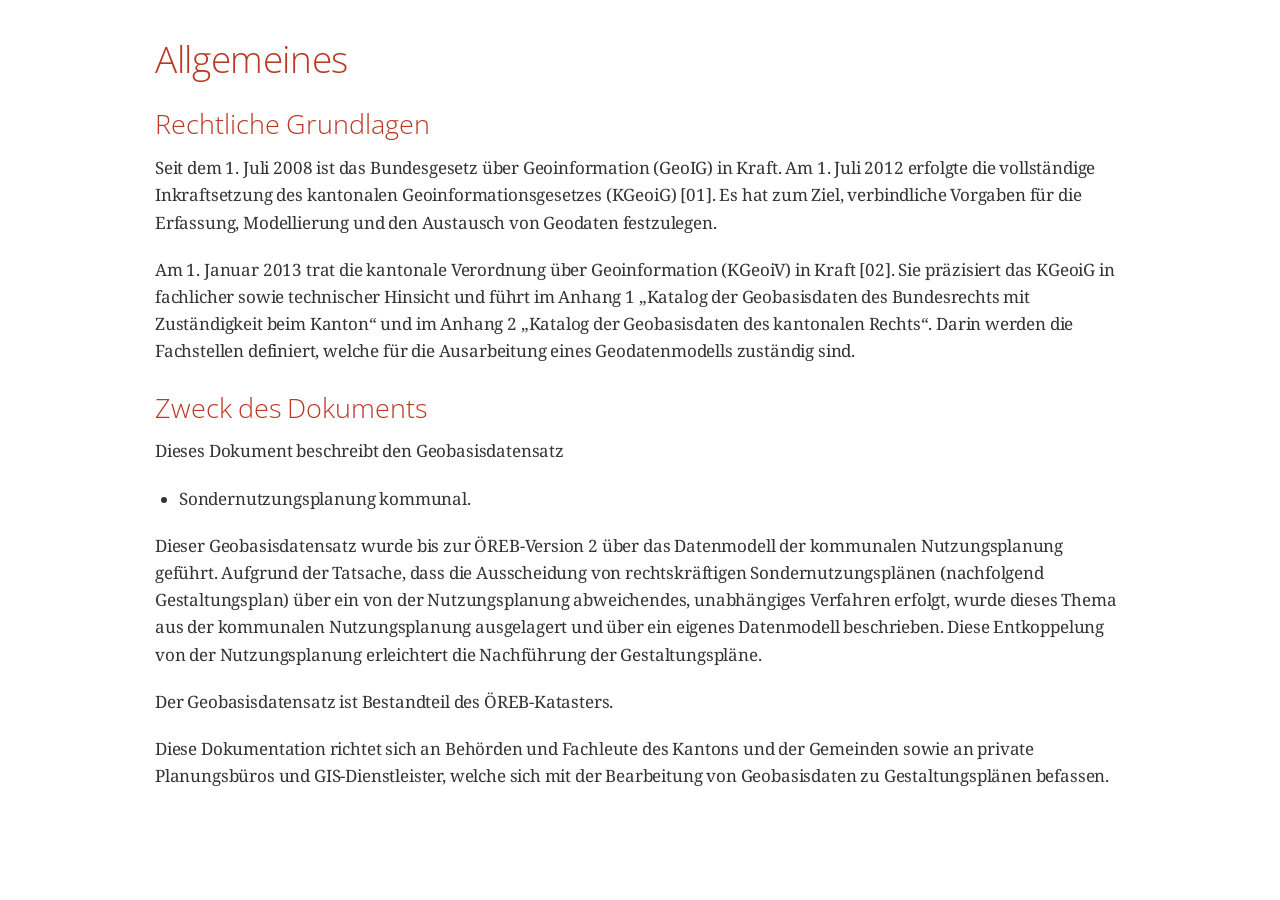
<file: docs/allgemeines.html>
<!DOCTYPE html>
<html lang="en">
<head>
<meta charset="UTF-8">
<meta http-equiv="X-UA-Compatible" content="IE=edge">
<meta name="viewport" content="width=device-width, initial-scale=1.0">
<meta name="generator" content="Asciidoctor 2.0.21">
<title>Allgemeines</title>
<link rel="stylesheet" href="https://fonts.googleapis.com/css?family=Open+Sans:300,300italic,400,400italic,600,600italic%7CNoto+Serif:400,400italic,700,700italic%7CDroid+Sans+Mono:400,700">
<style>
/*! Asciidoctor default stylesheet | MIT License | https://asciidoctor.org */
/* Uncomment the following line when using as a custom stylesheet */
/* @import "https://fonts.googleapis.com/css?family=Open+Sans:300,300italic,400,400italic,600,600italic%7CNoto+Serif:400,400italic,700,700italic%7CDroid+Sans+Mono:400,700"; */
html{font-family:sans-serif;-webkit-text-size-adjust:100%}
a{background:none}
a:focus{outline:thin dotted}
a:active,a:hover{outline:0}
h1{font-size:2em;margin:.67em 0}
b,strong{font-weight:bold}
abbr{font-size:.9em}
abbr[title]{cursor:help;border-bottom:1px dotted #dddddf;text-decoration:none}
dfn{font-style:italic}
hr{height:0}
mark{background:#ff0;color:#000}
code,kbd,pre,samp{font-family:monospace;font-size:1em}
pre{white-space:pre-wrap}
q{quotes:"\201C" "\201D" "\2018" "\2019"}
small{font-size:80%}
sub,sup{font-size:75%;line-height:0;position:relative;vertical-align:baseline}
sup{top:-.5em}
sub{bottom:-.25em}
img{border:0}
svg:not(:root){overflow:hidden}
figure{margin:0}
audio,video{display:inline-block}
audio:not([controls]){display:none;height:0}
fieldset{border:1px solid silver;margin:0 2px;padding:.35em .625em .75em}
legend{border:0;padding:0}
button,input,select,textarea{font-family:inherit;font-size:100%;margin:0}
button,input{line-height:normal}
button,select{text-transform:none}
button,html input[type=button],input[type=reset],input[type=submit]{-webkit-appearance:button;cursor:pointer}
button[disabled],html input[disabled]{cursor:default}
input[type=checkbox],input[type=radio]{padding:0}
button::-moz-focus-inner,input::-moz-focus-inner{border:0;padding:0}
textarea{overflow:auto;vertical-align:top}
table{border-collapse:collapse;border-spacing:0}
*,::before,::after{box-sizing:border-box}
html,body{font-size:100%}
body{background:#fff;color:rgba(0,0,0,.8);padding:0;margin:0;font-family:"Noto Serif","DejaVu Serif",serif;line-height:1;position:relative;cursor:auto;-moz-tab-size:4;-o-tab-size:4;tab-size:4;word-wrap:anywhere;-moz-osx-font-smoothing:grayscale;-webkit-font-smoothing:antialiased}
a:hover{cursor:pointer}
img,object,embed{max-width:100%;height:auto}
object,embed{height:100%}
img{-ms-interpolation-mode:bicubic}
.left{float:left!important}
.right{float:right!important}
.text-left{text-align:left!important}
.text-right{text-align:right!important}
.text-center{text-align:center!important}
.text-justify{text-align:justify!important}
.hide{display:none}
img,object,svg{display:inline-block;vertical-align:middle}
textarea{height:auto;min-height:50px}
select{width:100%}
.subheader,.admonitionblock td.content>.title,.audioblock>.title,.exampleblock>.title,.imageblock>.title,.listingblock>.title,.literalblock>.title,.stemblock>.title,.openblock>.title,.paragraph>.title,.quoteblock>.title,table.tableblock>.title,.verseblock>.title,.videoblock>.title,.dlist>.title,.olist>.title,.ulist>.title,.qlist>.title,.hdlist>.title{line-height:1.45;color:#7a2518;font-weight:400;margin-top:0;margin-bottom:.25em}
div,dl,dt,dd,ul,ol,li,h1,h2,h3,#toctitle,.sidebarblock>.content>.title,h4,h5,h6,pre,form,p,blockquote,th,td{margin:0;padding:0}
a{color:#2156a5;text-decoration:underline;line-height:inherit}
a:hover,a:focus{color:#1d4b8f}
a img{border:0}
p{line-height:1.6;margin-bottom:1.25em;text-rendering:optimizeLegibility}
p aside{font-size:.875em;line-height:1.35;font-style:italic}
h1,h2,h3,#toctitle,.sidebarblock>.content>.title,h4,h5,h6{font-family:"Open Sans","DejaVu Sans",sans-serif;font-weight:300;font-style:normal;color:#ba3925;text-rendering:optimizeLegibility;margin-top:1em;margin-bottom:.5em;line-height:1.0125em}
h1 small,h2 small,h3 small,#toctitle small,.sidebarblock>.content>.title small,h4 small,h5 small,h6 small{font-size:60%;color:#e99b8f;line-height:0}
h1{font-size:2.125em}
h2{font-size:1.6875em}
h3,#toctitle,.sidebarblock>.content>.title{font-size:1.375em}
h4,h5{font-size:1.125em}
h6{font-size:1em}
hr{border:solid #dddddf;border-width:1px 0 0;clear:both;margin:1.25em 0 1.1875em}
em,i{font-style:italic;line-height:inherit}
strong,b{font-weight:bold;line-height:inherit}
small{font-size:60%;line-height:inherit}
code{font-family:"Droid Sans Mono","DejaVu Sans Mono",monospace;font-weight:400;color:rgba(0,0,0,.9)}
ul,ol,dl{line-height:1.6;margin-bottom:1.25em;list-style-position:outside;font-family:inherit}
ul,ol{margin-left:1.5em}
ul li ul,ul li ol{margin-left:1.25em;margin-bottom:0}
ul.circle{list-style-type:circle}
ul.disc{list-style-type:disc}
ul.square{list-style-type:square}
ul.circle ul:not([class]),ul.disc ul:not([class]),ul.square ul:not([class]){list-style:inherit}
ol li ul,ol li ol{margin-left:1.25em;margin-bottom:0}
dl dt{margin-bottom:.3125em;font-weight:bold}
dl dd{margin-bottom:1.25em}
blockquote{margin:0 0 1.25em;padding:.5625em 1.25em 0 1.1875em;border-left:1px solid #ddd}
blockquote,blockquote p{line-height:1.6;color:rgba(0,0,0,.85)}
@media screen and (min-width:768px){h1,h2,h3,#toctitle,.sidebarblock>.content>.title,h4,h5,h6{line-height:1.2}
h1{font-size:2.75em}
h2{font-size:2.3125em}
h3,#toctitle,.sidebarblock>.content>.title{font-size:1.6875em}
h4{font-size:1.4375em}}
table{background:#fff;margin-bottom:1.25em;border:1px solid #dedede;word-wrap:normal}
table thead,table tfoot{background:#f7f8f7}
table thead tr th,table thead tr td,table tfoot tr th,table tfoot tr td{padding:.5em .625em .625em;font-size:inherit;color:rgba(0,0,0,.8);text-align:left}
table tr th,table tr td{padding:.5625em .625em;font-size:inherit;color:rgba(0,0,0,.8)}
table tr.even,table tr.alt{background:#f8f8f7}
table thead tr th,table tfoot tr th,table tbody tr td,table tr td,table tfoot tr td{line-height:1.6}
h1,h2,h3,#toctitle,.sidebarblock>.content>.title,h4,h5,h6{line-height:1.2;word-spacing:-.05em}
h1 strong,h2 strong,h3 strong,#toctitle strong,.sidebarblock>.content>.title strong,h4 strong,h5 strong,h6 strong{font-weight:400}
.center{margin-left:auto;margin-right:auto}
.stretch{width:100%}
.clearfix::before,.clearfix::after,.float-group::before,.float-group::after{content:" ";display:table}
.clearfix::after,.float-group::after{clear:both}
:not(pre).nobreak{word-wrap:normal}
:not(pre).nowrap{white-space:nowrap}
:not(pre).pre-wrap{white-space:pre-wrap}
:not(pre):not([class^=L])>code{font-size:.9375em;font-style:normal!important;letter-spacing:0;padding:.1em .5ex;word-spacing:-.15em;background:#f7f7f8;border-radius:4px;line-height:1.45;text-rendering:optimizeSpeed}
pre{color:rgba(0,0,0,.9);font-family:"Droid Sans Mono","DejaVu Sans Mono",monospace;line-height:1.45;text-rendering:optimizeSpeed}
pre code,pre pre{color:inherit;font-size:inherit;line-height:inherit}
pre>code{display:block}
pre.nowrap,pre.nowrap pre{white-space:pre;word-wrap:normal}
em em{font-style:normal}
strong strong{font-weight:400}
.keyseq{color:rgba(51,51,51,.8)}
kbd{font-family:"Droid Sans Mono","DejaVu Sans Mono",monospace;display:inline-block;color:rgba(0,0,0,.8);font-size:.65em;line-height:1.45;background:#f7f7f7;border:1px solid #ccc;border-radius:3px;box-shadow:0 1px 0 rgba(0,0,0,.2),inset 0 0 0 .1em #fff;margin:0 .15em;padding:.2em .5em;vertical-align:middle;position:relative;top:-.1em;white-space:nowrap}
.keyseq kbd:first-child{margin-left:0}
.keyseq kbd:last-child{margin-right:0}
.menuseq,.menuref{color:#000}
.menuseq b:not(.caret),.menuref{font-weight:inherit}
.menuseq{word-spacing:-.02em}
.menuseq b.caret{font-size:1.25em;line-height:.8}
.menuseq i.caret{font-weight:bold;text-align:center;width:.45em}
b.button::before,b.button::after{position:relative;top:-1px;font-weight:400}
b.button::before{content:"[";padding:0 3px 0 2px}
b.button::after{content:"]";padding:0 2px 0 3px}
p a>code:hover{color:rgba(0,0,0,.9)}
#header,#content,#footnotes,#footer{width:100%;margin:0 auto;max-width:62.5em;*zoom:1;position:relative;padding-left:.9375em;padding-right:.9375em}
#header::before,#header::after,#content::before,#content::after,#footnotes::before,#footnotes::after,#footer::before,#footer::after{content:" ";display:table}
#header::after,#content::after,#footnotes::after,#footer::after{clear:both}
#content{margin-top:1.25em}
#content::before{content:none}
#header>h1:first-child{color:rgba(0,0,0,.85);margin-top:2.25rem;margin-bottom:0}
#header>h1:first-child+#toc{margin-top:8px;border-top:1px solid #dddddf}
#header>h1:only-child{border-bottom:1px solid #dddddf;padding-bottom:8px}
#header .details{border-bottom:1px solid #dddddf;line-height:1.45;padding-top:.25em;padding-bottom:.25em;padding-left:.25em;color:rgba(0,0,0,.6);display:flex;flex-flow:row wrap}
#header .details span:first-child{margin-left:-.125em}
#header .details span.email a{color:rgba(0,0,0,.85)}
#header .details br{display:none}
#header .details br+span::before{content:"\00a0\2013\00a0"}
#header .details br+span.author::before{content:"\00a0\22c5\00a0";color:rgba(0,0,0,.85)}
#header .details br+span#revremark::before{content:"\00a0|\00a0"}
#header #revnumber{text-transform:capitalize}
#header #revnumber::after{content:"\00a0"}
#content>h1:first-child:not([class]){color:rgba(0,0,0,.85);border-bottom:1px solid #dddddf;padding-bottom:8px;margin-top:0;padding-top:1rem;margin-bottom:1.25rem}
#toc{border-bottom:1px solid #e7e7e9;padding-bottom:.5em}
#toc>ul{margin-left:.125em}
#toc ul.sectlevel0>li>a{font-style:italic}
#toc ul.sectlevel0 ul.sectlevel1{margin:.5em 0}
#toc ul{font-family:"Open Sans","DejaVu Sans",sans-serif;list-style-type:none}
#toc li{line-height:1.3334;margin-top:.3334em}
#toc a{text-decoration:none}
#toc a:active{text-decoration:underline}
#toctitle{color:#7a2518;font-size:1.2em}
@media screen and (min-width:768px){#toctitle{font-size:1.375em}
body.toc2{padding-left:15em;padding-right:0}
body.toc2 #header>h1:nth-last-child(2){border-bottom:1px solid #dddddf;padding-bottom:8px}
#toc.toc2{margin-top:0!important;background:#f8f8f7;position:fixed;width:15em;left:0;top:0;border-right:1px solid #e7e7e9;border-top-width:0!important;border-bottom-width:0!important;z-index:1000;padding:1.25em 1em;height:100%;overflow:auto}
#toc.toc2 #toctitle{margin-top:0;margin-bottom:.8rem;font-size:1.2em}
#toc.toc2>ul{font-size:.9em;margin-bottom:0}
#toc.toc2 ul ul{margin-left:0;padding-left:1em}
#toc.toc2 ul.sectlevel0 ul.sectlevel1{padding-left:0;margin-top:.5em;margin-bottom:.5em}
body.toc2.toc-right{padding-left:0;padding-right:15em}
body.toc2.toc-right #toc.toc2{border-right-width:0;border-left:1px solid #e7e7e9;left:auto;right:0}}
@media screen and (min-width:1280px){body.toc2{padding-left:20em;padding-right:0}
#toc.toc2{width:20em}
#toc.toc2 #toctitle{font-size:1.375em}
#toc.toc2>ul{font-size:.95em}
#toc.toc2 ul ul{padding-left:1.25em}
body.toc2.toc-right{padding-left:0;padding-right:20em}}
#content #toc{border:1px solid #e0e0dc;margin-bottom:1.25em;padding:1.25em;background:#f8f8f7;border-radius:4px}
#content #toc>:first-child{margin-top:0}
#content #toc>:last-child{margin-bottom:0}
#footer{max-width:none;background:rgba(0,0,0,.8);padding:1.25em}
#footer-text{color:hsla(0,0%,100%,.8);line-height:1.44}
#content{margin-bottom:.625em}
.sect1{padding-bottom:.625em}
@media screen and (min-width:768px){#content{margin-bottom:1.25em}
.sect1{padding-bottom:1.25em}}
.sect1:last-child{padding-bottom:0}
.sect1+.sect1{border-top:1px solid #e7e7e9}
#content h1>a.anchor,h2>a.anchor,h3>a.anchor,#toctitle>a.anchor,.sidebarblock>.content>.title>a.anchor,h4>a.anchor,h5>a.anchor,h6>a.anchor{position:absolute;z-index:1001;width:1.5ex;margin-left:-1.5ex;display:block;text-decoration:none!important;visibility:hidden;text-align:center;font-weight:400}
#content h1>a.anchor::before,h2>a.anchor::before,h3>a.anchor::before,#toctitle>a.anchor::before,.sidebarblock>.content>.title>a.anchor::before,h4>a.anchor::before,h5>a.anchor::before,h6>a.anchor::before{content:"\00A7";font-size:.85em;display:block;padding-top:.1em}
#content h1:hover>a.anchor,#content h1>a.anchor:hover,h2:hover>a.anchor,h2>a.anchor:hover,h3:hover>a.anchor,#toctitle:hover>a.anchor,.sidebarblock>.content>.title:hover>a.anchor,h3>a.anchor:hover,#toctitle>a.anchor:hover,.sidebarblock>.content>.title>a.anchor:hover,h4:hover>a.anchor,h4>a.anchor:hover,h5:hover>a.anchor,h5>a.anchor:hover,h6:hover>a.anchor,h6>a.anchor:hover{visibility:visible}
#content h1>a.link,h2>a.link,h3>a.link,#toctitle>a.link,.sidebarblock>.content>.title>a.link,h4>a.link,h5>a.link,h6>a.link{color:#ba3925;text-decoration:none}
#content h1>a.link:hover,h2>a.link:hover,h3>a.link:hover,#toctitle>a.link:hover,.sidebarblock>.content>.title>a.link:hover,h4>a.link:hover,h5>a.link:hover,h6>a.link:hover{color:#a53221}
details,.audioblock,.imageblock,.literalblock,.listingblock,.stemblock,.videoblock{margin-bottom:1.25em}
details{margin-left:1.25rem}
details>summary{cursor:pointer;display:block;position:relative;line-height:1.6;margin-bottom:.625rem;outline:none;-webkit-tap-highlight-color:transparent}
details>summary::-webkit-details-marker{display:none}
details>summary::before{content:"";border:solid transparent;border-left:solid;border-width:.3em 0 .3em .5em;position:absolute;top:.5em;left:-1.25rem;transform:translateX(15%)}
details[open]>summary::before{border:solid transparent;border-top:solid;border-width:.5em .3em 0;transform:translateY(15%)}
details>summary::after{content:"";width:1.25rem;height:1em;position:absolute;top:.3em;left:-1.25rem}
.admonitionblock td.content>.title,.audioblock>.title,.exampleblock>.title,.imageblock>.title,.listingblock>.title,.literalblock>.title,.stemblock>.title,.openblock>.title,.paragraph>.title,.quoteblock>.title,table.tableblock>.title,.verseblock>.title,.videoblock>.title,.dlist>.title,.olist>.title,.ulist>.title,.qlist>.title,.hdlist>.title{text-rendering:optimizeLegibility;text-align:left;font-family:"Noto Serif","DejaVu Serif",serif;font-size:1rem;font-style:italic}
table.tableblock.fit-content>caption.title{white-space:nowrap;width:0}
.paragraph.lead>p,#preamble>.sectionbody>[class=paragraph]:first-of-type p{font-size:1.21875em;line-height:1.6;color:rgba(0,0,0,.85)}
.admonitionblock>table{border-collapse:separate;border:0;background:none;width:100%}
.admonitionblock>table td.icon{text-align:center;width:80px}
.admonitionblock>table td.icon img{max-width:none}
.admonitionblock>table td.icon .title{font-weight:bold;font-family:"Open Sans","DejaVu Sans",sans-serif;text-transform:uppercase}
.admonitionblock>table td.content{padding-left:1.125em;padding-right:1.25em;border-left:1px solid #dddddf;color:rgba(0,0,0,.6);word-wrap:anywhere}
.admonitionblock>table td.content>:last-child>:last-child{margin-bottom:0}
.exampleblock>.content{border:1px solid #e6e6e6;margin-bottom:1.25em;padding:1.25em;background:#fff;border-radius:4px}
.sidebarblock{border:1px solid #dbdbd6;margin-bottom:1.25em;padding:1.25em;background:#f3f3f2;border-radius:4px}
.sidebarblock>.content>.title{color:#7a2518;margin-top:0;text-align:center}
.exampleblock>.content>:first-child,.sidebarblock>.content>:first-child{margin-top:0}
.exampleblock>.content>:last-child,.exampleblock>.content>:last-child>:last-child,.exampleblock>.content .olist>ol>li:last-child>:last-child,.exampleblock>.content .ulist>ul>li:last-child>:last-child,.exampleblock>.content .qlist>ol>li:last-child>:last-child,.sidebarblock>.content>:last-child,.sidebarblock>.content>:last-child>:last-child,.sidebarblock>.content .olist>ol>li:last-child>:last-child,.sidebarblock>.content .ulist>ul>li:last-child>:last-child,.sidebarblock>.content .qlist>ol>li:last-child>:last-child{margin-bottom:0}
.literalblock pre,.listingblock>.content>pre{border-radius:4px;overflow-x:auto;padding:1em;font-size:.8125em}
@media screen and (min-width:768px){.literalblock pre,.listingblock>.content>pre{font-size:.90625em}}
@media screen and (min-width:1280px){.literalblock pre,.listingblock>.content>pre{font-size:1em}}
.literalblock pre,.listingblock>.content>pre:not(.highlight),.listingblock>.content>pre[class=highlight],.listingblock>.content>pre[class^="highlight "]{background:#f7f7f8}
.literalblock.output pre{color:#f7f7f8;background:rgba(0,0,0,.9)}
.listingblock>.content{position:relative}
.listingblock code[data-lang]::before{display:none;content:attr(data-lang);position:absolute;font-size:.75em;top:.425rem;right:.5rem;line-height:1;text-transform:uppercase;color:inherit;opacity:.5}
.listingblock:hover code[data-lang]::before{display:block}
.listingblock.terminal pre .command::before{content:attr(data-prompt);padding-right:.5em;color:inherit;opacity:.5}
.listingblock.terminal pre .command:not([data-prompt])::before{content:"$"}
.listingblock pre.highlightjs{padding:0}
.listingblock pre.highlightjs>code{padding:1em;border-radius:4px}
.listingblock pre.prettyprint{border-width:0}
.prettyprint{background:#f7f7f8}
pre.prettyprint .linenums{line-height:1.45;margin-left:2em}
pre.prettyprint li{background:none;list-style-type:inherit;padding-left:0}
pre.prettyprint li code[data-lang]::before{opacity:1}
pre.prettyprint li:not(:first-child) code[data-lang]::before{display:none}
table.linenotable{border-collapse:separate;border:0;margin-bottom:0;background:none}
table.linenotable td[class]{color:inherit;vertical-align:top;padding:0;line-height:inherit;white-space:normal}
table.linenotable td.code{padding-left:.75em}
table.linenotable td.linenos,pre.pygments .linenos{border-right:1px solid;opacity:.35;padding-right:.5em;-webkit-user-select:none;-moz-user-select:none;-ms-user-select:none;user-select:none}
pre.pygments span.linenos{display:inline-block;margin-right:.75em}
.quoteblock{margin:0 1em 1.25em 1.5em;display:table}
.quoteblock:not(.excerpt)>.title{margin-left:-1.5em;margin-bottom:.75em}
.quoteblock blockquote,.quoteblock p{color:rgba(0,0,0,.85);font-size:1.15rem;line-height:1.75;word-spacing:.1em;letter-spacing:0;font-style:italic;text-align:justify}
.quoteblock blockquote{margin:0;padding:0;border:0}
.quoteblock blockquote::before{content:"\201c";float:left;font-size:2.75em;font-weight:bold;line-height:.6em;margin-left:-.6em;color:#7a2518;text-shadow:0 1px 2px rgba(0,0,0,.1)}
.quoteblock blockquote>.paragraph:last-child p{margin-bottom:0}
.quoteblock .attribution{margin-top:.75em;margin-right:.5ex;text-align:right}
.verseblock{margin:0 1em 1.25em}
.verseblock pre{font-family:"Open Sans","DejaVu Sans",sans-serif;font-size:1.15rem;color:rgba(0,0,0,.85);font-weight:300;text-rendering:optimizeLegibility}
.verseblock pre strong{font-weight:400}
.verseblock .attribution{margin-top:1.25rem;margin-left:.5ex}
.quoteblock .attribution,.verseblock .attribution{font-size:.9375em;line-height:1.45;font-style:italic}
.quoteblock .attribution br,.verseblock .attribution br{display:none}
.quoteblock .attribution cite,.verseblock .attribution cite{display:block;letter-spacing:-.025em;color:rgba(0,0,0,.6)}
.quoteblock.abstract blockquote::before,.quoteblock.excerpt blockquote::before,.quoteblock .quoteblock blockquote::before{display:none}
.quoteblock.abstract blockquote,.quoteblock.abstract p,.quoteblock.excerpt blockquote,.quoteblock.excerpt p,.quoteblock .quoteblock blockquote,.quoteblock .quoteblock p{line-height:1.6;word-spacing:0}
.quoteblock.abstract{margin:0 1em 1.25em;display:block}
.quoteblock.abstract>.title{margin:0 0 .375em;font-size:1.15em;text-align:center}
.quoteblock.excerpt>blockquote,.quoteblock .quoteblock{padding:0 0 .25em 1em;border-left:.25em solid #dddddf}
.quoteblock.excerpt,.quoteblock .quoteblock{margin-left:0}
.quoteblock.excerpt blockquote,.quoteblock.excerpt p,.quoteblock .quoteblock blockquote,.quoteblock .quoteblock p{color:inherit;font-size:1.0625rem}
.quoteblock.excerpt .attribution,.quoteblock .quoteblock .attribution{color:inherit;font-size:.85rem;text-align:left;margin-right:0}
p.tableblock:last-child{margin-bottom:0}
td.tableblock>.content{margin-bottom:1.25em;word-wrap:anywhere}
td.tableblock>.content>:last-child{margin-bottom:-1.25em}
table.tableblock,th.tableblock,td.tableblock{border:0 solid #dedede}
table.grid-all>*>tr>*{border-width:1px}
table.grid-cols>*>tr>*{border-width:0 1px}
table.grid-rows>*>tr>*{border-width:1px 0}
table.frame-all{border-width:1px}
table.frame-ends{border-width:1px 0}
table.frame-sides{border-width:0 1px}
table.frame-none>colgroup+*>:first-child>*,table.frame-sides>colgroup+*>:first-child>*{border-top-width:0}
table.frame-none>:last-child>:last-child>*,table.frame-sides>:last-child>:last-child>*{border-bottom-width:0}
table.frame-none>*>tr>:first-child,table.frame-ends>*>tr>:first-child{border-left-width:0}
table.frame-none>*>tr>:last-child,table.frame-ends>*>tr>:last-child{border-right-width:0}
table.stripes-all>*>tr,table.stripes-odd>*>tr:nth-of-type(odd),table.stripes-even>*>tr:nth-of-type(even),table.stripes-hover>*>tr:hover{background:#f8f8f7}
th.halign-left,td.halign-left{text-align:left}
th.halign-right,td.halign-right{text-align:right}
th.halign-center,td.halign-center{text-align:center}
th.valign-top,td.valign-top{vertical-align:top}
th.valign-bottom,td.valign-bottom{vertical-align:bottom}
th.valign-middle,td.valign-middle{vertical-align:middle}
table thead th,table tfoot th{font-weight:bold}
tbody tr th{background:#f7f8f7}
tbody tr th,tbody tr th p,tfoot tr th,tfoot tr th p{color:rgba(0,0,0,.8);font-weight:bold}
p.tableblock>code:only-child{background:none;padding:0}
p.tableblock{font-size:1em}
ol{margin-left:1.75em}
ul li ol{margin-left:1.5em}
dl dd{margin-left:1.125em}
dl dd:last-child,dl dd:last-child>:last-child{margin-bottom:0}
li p,ul dd,ol dd,.olist .olist,.ulist .ulist,.ulist .olist,.olist .ulist{margin-bottom:.625em}
ul.checklist,ul.none,ol.none,ul.no-bullet,ol.no-bullet,ol.unnumbered,ul.unstyled,ol.unstyled{list-style-type:none}
ul.no-bullet,ol.no-bullet,ol.unnumbered{margin-left:.625em}
ul.unstyled,ol.unstyled{margin-left:0}
li>p:empty:only-child::before{content:"";display:inline-block}
ul.checklist>li>p:first-child{margin-left:-1em}
ul.checklist>li>p:first-child>.fa-square-o:first-child,ul.checklist>li>p:first-child>.fa-check-square-o:first-child{width:1.25em;font-size:.8em;position:relative;bottom:.125em}
ul.checklist>li>p:first-child>input[type=checkbox]:first-child{margin-right:.25em}
ul.inline{display:flex;flex-flow:row wrap;list-style:none;margin:0 0 .625em -1.25em}
ul.inline>li{margin-left:1.25em}
.unstyled dl dt{font-weight:400;font-style:normal}
ol.arabic{list-style-type:decimal}
ol.decimal{list-style-type:decimal-leading-zero}
ol.loweralpha{list-style-type:lower-alpha}
ol.upperalpha{list-style-type:upper-alpha}
ol.lowerroman{list-style-type:lower-roman}
ol.upperroman{list-style-type:upper-roman}
ol.lowergreek{list-style-type:lower-greek}
.hdlist>table,.colist>table{border:0;background:none}
.hdlist>table>tbody>tr,.colist>table>tbody>tr{background:none}
td.hdlist1,td.hdlist2{vertical-align:top;padding:0 .625em}
td.hdlist1{font-weight:bold;padding-bottom:1.25em}
td.hdlist2{word-wrap:anywhere}
.literalblock+.colist,.listingblock+.colist{margin-top:-.5em}
.colist td:not([class]):first-child{padding:.4em .75em 0;line-height:1;vertical-align:top}
.colist td:not([class]):first-child img{max-width:none}
.colist td:not([class]):last-child{padding:.25em 0}
.thumb,.th{line-height:0;display:inline-block;border:4px solid #fff;box-shadow:0 0 0 1px #ddd}
.imageblock.left{margin:.25em .625em 1.25em 0}
.imageblock.right{margin:.25em 0 1.25em .625em}
.imageblock>.title{margin-bottom:0}
.imageblock.thumb,.imageblock.th{border-width:6px}
.imageblock.thumb>.title,.imageblock.th>.title{padding:0 .125em}
.image.left,.image.right{margin-top:.25em;margin-bottom:.25em;display:inline-block;line-height:0}
.image.left{margin-right:.625em}
.image.right{margin-left:.625em}
a.image{text-decoration:none;display:inline-block}
a.image object{pointer-events:none}
sup.footnote,sup.footnoteref{font-size:.875em;position:static;vertical-align:super}
sup.footnote a,sup.footnoteref a{text-decoration:none}
sup.footnote a:active,sup.footnoteref a:active,#footnotes .footnote a:first-of-type:active{text-decoration:underline}
#footnotes{padding-top:.75em;padding-bottom:.75em;margin-bottom:.625em}
#footnotes hr{width:20%;min-width:6.25em;margin:-.25em 0 .75em;border-width:1px 0 0}
#footnotes .footnote{padding:0 .375em 0 .225em;line-height:1.3334;font-size:.875em;margin-left:1.2em;margin-bottom:.2em}
#footnotes .footnote a:first-of-type{font-weight:bold;text-decoration:none;margin-left:-1.05em}
#footnotes .footnote:last-of-type{margin-bottom:0}
#content #footnotes{margin-top:-.625em;margin-bottom:0;padding:.75em 0}
div.unbreakable{page-break-inside:avoid}
.big{font-size:larger}
.small{font-size:smaller}
.underline{text-decoration:underline}
.overline{text-decoration:overline}
.line-through{text-decoration:line-through}
.aqua{color:#00bfbf}
.aqua-background{background:#00fafa}
.black{color:#000}
.black-background{background:#000}
.blue{color:#0000bf}
.blue-background{background:#0000fa}
.fuchsia{color:#bf00bf}
.fuchsia-background{background:#fa00fa}
.gray{color:#606060}
.gray-background{background:#7d7d7d}
.green{color:#006000}
.green-background{background:#007d00}
.lime{color:#00bf00}
.lime-background{background:#00fa00}
.maroon{color:#600000}
.maroon-background{background:#7d0000}
.navy{color:#000060}
.navy-background{background:#00007d}
.olive{color:#606000}
.olive-background{background:#7d7d00}
.purple{color:#600060}
.purple-background{background:#7d007d}
.red{color:#bf0000}
.red-background{background:#fa0000}
.silver{color:#909090}
.silver-background{background:#bcbcbc}
.teal{color:#006060}
.teal-background{background:#007d7d}
.white{color:#bfbfbf}
.white-background{background:#fafafa}
.yellow{color:#bfbf00}
.yellow-background{background:#fafa00}
span.icon>.fa{cursor:default}
a span.icon>.fa{cursor:inherit}
.admonitionblock td.icon [class^="fa icon-"]{font-size:2.5em;text-shadow:1px 1px 2px rgba(0,0,0,.5);cursor:default}
.admonitionblock td.icon .icon-note::before{content:"\f05a";color:#19407c}
.admonitionblock td.icon .icon-tip::before{content:"\f0eb";text-shadow:1px 1px 2px rgba(155,155,0,.8);color:#111}
.admonitionblock td.icon .icon-warning::before{content:"\f071";color:#bf6900}
.admonitionblock td.icon .icon-caution::before{content:"\f06d";color:#bf3400}
.admonitionblock td.icon .icon-important::before{content:"\f06a";color:#bf0000}
.conum[data-value]{display:inline-block;color:#fff!important;background:rgba(0,0,0,.8);border-radius:50%;text-align:center;font-size:.75em;width:1.67em;height:1.67em;line-height:1.67em;font-family:"Open Sans","DejaVu Sans",sans-serif;font-style:normal;font-weight:bold}
.conum[data-value] *{color:#fff!important}
.conum[data-value]+b{display:none}
.conum[data-value]::after{content:attr(data-value)}
pre .conum[data-value]{position:relative;top:-.125em}
b.conum *{color:inherit!important}
.conum:not([data-value]):empty{display:none}
dt,th.tableblock,td.content,div.footnote{text-rendering:optimizeLegibility}
h1,h2,p,td.content,span.alt,summary{letter-spacing:-.01em}
p strong,td.content strong,div.footnote strong{letter-spacing:-.005em}
p,blockquote,dt,td.content,td.hdlist1,span.alt,summary{font-size:1.0625rem}
p{margin-bottom:1.25rem}
.sidebarblock p,.sidebarblock dt,.sidebarblock td.content,p.tableblock{font-size:1em}
.exampleblock>.content{background:#fffef7;border-color:#e0e0dc;box-shadow:0 1px 4px #e0e0dc}
.print-only{display:none!important}
@page{margin:1.25cm .75cm}
@media print{*{box-shadow:none!important;text-shadow:none!important}
html{font-size:80%}
a{color:inherit!important;text-decoration:underline!important}
a.bare,a[href^="#"],a[href^="mailto:"]{text-decoration:none!important}
a[href^="http:"]:not(.bare)::after,a[href^="https:"]:not(.bare)::after{content:"(" attr(href) ")";display:inline-block;font-size:.875em;padding-left:.25em}
abbr[title]{border-bottom:1px dotted}
abbr[title]::after{content:" (" attr(title) ")"}
pre,blockquote,tr,img,object,svg{page-break-inside:avoid}
thead{display:table-header-group}
svg{max-width:100%}
p,blockquote,dt,td.content{font-size:1em;orphans:3;widows:3}
h2,h3,#toctitle,.sidebarblock>.content>.title{page-break-after:avoid}
#header,#content,#footnotes,#footer{max-width:none}
#toc,.sidebarblock,.exampleblock>.content{background:none!important}
#toc{border-bottom:1px solid #dddddf!important;padding-bottom:0!important}
body.book #header{text-align:center}
body.book #header>h1:first-child{border:0!important;margin:2.5em 0 1em}
body.book #header .details{border:0!important;display:block;padding:0!important}
body.book #header .details span:first-child{margin-left:0!important}
body.book #header .details br{display:block}
body.book #header .details br+span::before{content:none!important}
body.book #toc{border:0!important;text-align:left!important;padding:0!important;margin:0!important}
body.book #toc,body.book #preamble,body.book h1.sect0,body.book .sect1>h2{page-break-before:always}
.listingblock code[data-lang]::before{display:block}
#footer{padding:0 .9375em}
.hide-on-print{display:none!important}
.print-only{display:block!important}
.hide-for-print{display:none!important}
.show-for-print{display:inherit!important}}
@media amzn-kf8,print{#header>h1:first-child{margin-top:1.25rem}
.sect1{padding:0!important}
.sect1+.sect1{border:0}
#footer{background:none}
#footer-text{color:rgba(0,0,0,.6);font-size:.9em}}
@media amzn-kf8{#header,#content,#footnotes,#footer{padding:0}}
</style>
</head>
<body class="article">
<div id="header">
</div>
<div id="content">
<div class="sect1">
<h2 id="_allgemeines">Allgemeines</h2>
<div class="sectionbody">
<div class="sect2">
<h3 id="_rechtliche_grundlagen">Rechtliche Grundlagen</h3>
<div class="paragraph">
<p>Seit dem 1. Juli 2008 ist das Bundesgesetz über Geoinformation (GeoIG) in Kraft. Am 1. Juli 2012
erfolgte die vollständige Inkraftsetzung des kantonalen Geoinformationsgesetzes (KGeoiG) [01]. Es hat
zum Ziel, verbindliche Vorgaben für die Erfassung, Modellierung und den Austausch von Geodaten
festzulegen.<br></p>
</div>
<div class="paragraph">
<p>Am 1. Januar 2013 trat die kantonale Verordnung über Geoinformation (KGeoiV) in Kraft [02]. Sie
präzisiert das KGeoiG in fachlicher sowie technischer Hinsicht und führt im Anhang 1 „Katalog der
Geobasisdaten des Bundesrechts mit Zuständigkeit beim Kanton“ und im Anhang 2 „Katalog der
Geobasisdaten des kantonalen Rechts“. Darin werden die Fachstellen definiert, welche für die
Ausarbeitung eines Geodatenmodells zuständig sind.</p>
</div>
</div>
<div class="sect2">
<h3 id="_zweck_des_dokuments">Zweck des Dokuments</h3>
<div class="paragraph">
<p>Dieses Dokument beschreibt den Geobasisdatensatz</p>
</div>
<div class="ulist">
<ul>
<li>
<p>Sondernutzungsplanung kommunal.<br></p>
</li>
</ul>
</div>
<div class="paragraph">
<p>Dieser Geobasisdatensatz wurde bis zur ÖREB-Version 2 über das Datenmodell der kommunalen
Nutzungsplanung geführt. Aufgrund der Tatsache, dass die Ausscheidung von rechtskräftigen
Sondernutzungsplänen (nachfolgend Gestaltungsplan) über ein von der Nutzungsplanung
abweichendes, unabhängiges Verfahren erfolgt, wurde dieses Thema aus der kommunalen
Nutzungsplanung ausgelagert und über ein eigenes Datenmodell beschrieben. Diese Entkoppelung
von der Nutzungsplanung erleichtert die Nachführung der Gestaltungspläne.<br></p>
</div>
<div class="paragraph">
<p>Der Geobasisdatensatz ist Bestandteil des ÖREB-Katasters.<br></p>
</div>
<div class="paragraph">
<p>Diese Dokumentation richtet sich an Behörden und Fachleute des Kantons und der Gemeinden sowie
an private Planungsbüros und GIS-Dienstleister, welche sich mit der Bearbeitung von Geobasisdaten
zu Gestaltungsplänen befassen.<br></p>
</div>
</div>
</div>
</div>
</div>
</body>
</html>
</file>
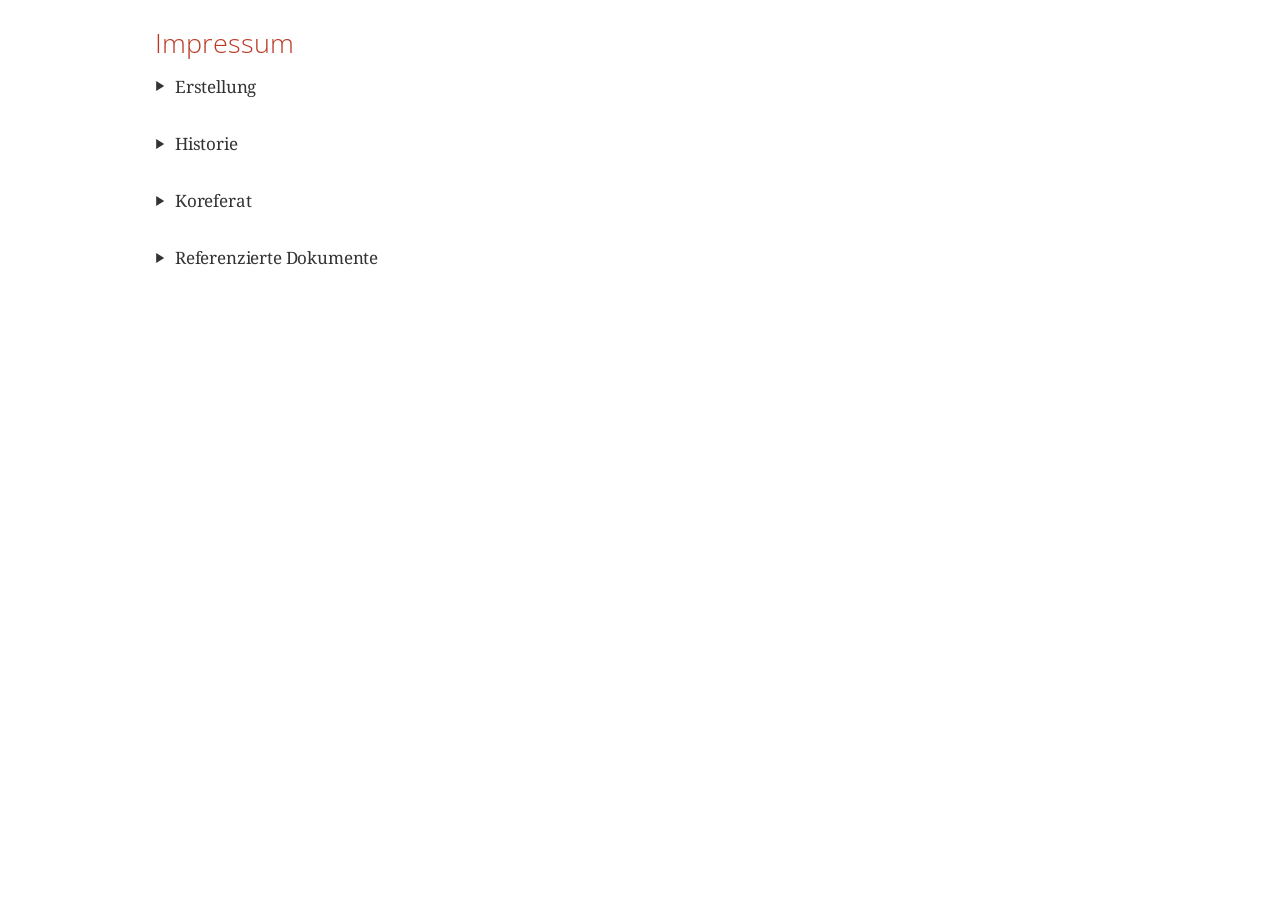
<file: docs/impressum.html>
<!DOCTYPE html>
<html lang="en">
<head>
<meta charset="UTF-8">
<meta http-equiv="X-UA-Compatible" content="IE=edge">
<meta name="viewport" content="width=device-width, initial-scale=1.0">
<meta name="generator" content="Asciidoctor 2.0.21">
<title>Untitled</title>
<link rel="stylesheet" href="https://fonts.googleapis.com/css?family=Open+Sans:300,300italic,400,400italic,600,600italic%7CNoto+Serif:400,400italic,700,700italic%7CDroid+Sans+Mono:400,700">
<style>
/*! Asciidoctor default stylesheet | MIT License | https://asciidoctor.org */
/* Uncomment the following line when using as a custom stylesheet */
/* @import "https://fonts.googleapis.com/css?family=Open+Sans:300,300italic,400,400italic,600,600italic%7CNoto+Serif:400,400italic,700,700italic%7CDroid+Sans+Mono:400,700"; */
html{font-family:sans-serif;-webkit-text-size-adjust:100%}
a{background:none}
a:focus{outline:thin dotted}
a:active,a:hover{outline:0}
h1{font-size:2em;margin:.67em 0}
b,strong{font-weight:bold}
abbr{font-size:.9em}
abbr[title]{cursor:help;border-bottom:1px dotted #dddddf;text-decoration:none}
dfn{font-style:italic}
hr{height:0}
mark{background:#ff0;color:#000}
code,kbd,pre,samp{font-family:monospace;font-size:1em}
pre{white-space:pre-wrap}
q{quotes:"\201C" "\201D" "\2018" "\2019"}
small{font-size:80%}
sub,sup{font-size:75%;line-height:0;position:relative;vertical-align:baseline}
sup{top:-.5em}
sub{bottom:-.25em}
img{border:0}
svg:not(:root){overflow:hidden}
figure{margin:0}
audio,video{display:inline-block}
audio:not([controls]){display:none;height:0}
fieldset{border:1px solid silver;margin:0 2px;padding:.35em .625em .75em}
legend{border:0;padding:0}
button,input,select,textarea{font-family:inherit;font-size:100%;margin:0}
button,input{line-height:normal}
button,select{text-transform:none}
button,html input[type=button],input[type=reset],input[type=submit]{-webkit-appearance:button;cursor:pointer}
button[disabled],html input[disabled]{cursor:default}
input[type=checkbox],input[type=radio]{padding:0}
button::-moz-focus-inner,input::-moz-focus-inner{border:0;padding:0}
textarea{overflow:auto;vertical-align:top}
table{border-collapse:collapse;border-spacing:0}
*,::before,::after{box-sizing:border-box}
html,body{font-size:100%}
body{background:#fff;color:rgba(0,0,0,.8);padding:0;margin:0;font-family:"Noto Serif","DejaVu Serif",serif;line-height:1;position:relative;cursor:auto;-moz-tab-size:4;-o-tab-size:4;tab-size:4;word-wrap:anywhere;-moz-osx-font-smoothing:grayscale;-webkit-font-smoothing:antialiased}
a:hover{cursor:pointer}
img,object,embed{max-width:100%;height:auto}
object,embed{height:100%}
img{-ms-interpolation-mode:bicubic}
.left{float:left!important}
.right{float:right!important}
.text-left{text-align:left!important}
.text-right{text-align:right!important}
.text-center{text-align:center!important}
.text-justify{text-align:justify!important}
.hide{display:none}
img,object,svg{display:inline-block;vertical-align:middle}
textarea{height:auto;min-height:50px}
select{width:100%}
.subheader,.admonitionblock td.content>.title,.audioblock>.title,.exampleblock>.title,.imageblock>.title,.listingblock>.title,.literalblock>.title,.stemblock>.title,.openblock>.title,.paragraph>.title,.quoteblock>.title,table.tableblock>.title,.verseblock>.title,.videoblock>.title,.dlist>.title,.olist>.title,.ulist>.title,.qlist>.title,.hdlist>.title{line-height:1.45;color:#7a2518;font-weight:400;margin-top:0;margin-bottom:.25em}
div,dl,dt,dd,ul,ol,li,h1,h2,h3,#toctitle,.sidebarblock>.content>.title,h4,h5,h6,pre,form,p,blockquote,th,td{margin:0;padding:0}
a{color:#2156a5;text-decoration:underline;line-height:inherit}
a:hover,a:focus{color:#1d4b8f}
a img{border:0}
p{line-height:1.6;margin-bottom:1.25em;text-rendering:optimizeLegibility}
p aside{font-size:.875em;line-height:1.35;font-style:italic}
h1,h2,h3,#toctitle,.sidebarblock>.content>.title,h4,h5,h6{font-family:"Open Sans","DejaVu Sans",sans-serif;font-weight:300;font-style:normal;color:#ba3925;text-rendering:optimizeLegibility;margin-top:1em;margin-bottom:.5em;line-height:1.0125em}
h1 small,h2 small,h3 small,#toctitle small,.sidebarblock>.content>.title small,h4 small,h5 small,h6 small{font-size:60%;color:#e99b8f;line-height:0}
h1{font-size:2.125em}
h2{font-size:1.6875em}
h3,#toctitle,.sidebarblock>.content>.title{font-size:1.375em}
h4,h5{font-size:1.125em}
h6{font-size:1em}
hr{border:solid #dddddf;border-width:1px 0 0;clear:both;margin:1.25em 0 1.1875em}
em,i{font-style:italic;line-height:inherit}
strong,b{font-weight:bold;line-height:inherit}
small{font-size:60%;line-height:inherit}
code{font-family:"Droid Sans Mono","DejaVu Sans Mono",monospace;font-weight:400;color:rgba(0,0,0,.9)}
ul,ol,dl{line-height:1.6;margin-bottom:1.25em;list-style-position:outside;font-family:inherit}
ul,ol{margin-left:1.5em}
ul li ul,ul li ol{margin-left:1.25em;margin-bottom:0}
ul.circle{list-style-type:circle}
ul.disc{list-style-type:disc}
ul.square{list-style-type:square}
ul.circle ul:not([class]),ul.disc ul:not([class]),ul.square ul:not([class]){list-style:inherit}
ol li ul,ol li ol{margin-left:1.25em;margin-bottom:0}
dl dt{margin-bottom:.3125em;font-weight:bold}
dl dd{margin-bottom:1.25em}
blockquote{margin:0 0 1.25em;padding:.5625em 1.25em 0 1.1875em;border-left:1px solid #ddd}
blockquote,blockquote p{line-height:1.6;color:rgba(0,0,0,.85)}
@media screen and (min-width:768px){h1,h2,h3,#toctitle,.sidebarblock>.content>.title,h4,h5,h6{line-height:1.2}
h1{font-size:2.75em}
h2{font-size:2.3125em}
h3,#toctitle,.sidebarblock>.content>.title{font-size:1.6875em}
h4{font-size:1.4375em}}
table{background:#fff;margin-bottom:1.25em;border:1px solid #dedede;word-wrap:normal}
table thead,table tfoot{background:#f7f8f7}
table thead tr th,table thead tr td,table tfoot tr th,table tfoot tr td{padding:.5em .625em .625em;font-size:inherit;color:rgba(0,0,0,.8);text-align:left}
table tr th,table tr td{padding:.5625em .625em;font-size:inherit;color:rgba(0,0,0,.8)}
table tr.even,table tr.alt{background:#f8f8f7}
table thead tr th,table tfoot tr th,table tbody tr td,table tr td,table tfoot tr td{line-height:1.6}
h1,h2,h3,#toctitle,.sidebarblock>.content>.title,h4,h5,h6{line-height:1.2;word-spacing:-.05em}
h1 strong,h2 strong,h3 strong,#toctitle strong,.sidebarblock>.content>.title strong,h4 strong,h5 strong,h6 strong{font-weight:400}
.center{margin-left:auto;margin-right:auto}
.stretch{width:100%}
.clearfix::before,.clearfix::after,.float-group::before,.float-group::after{content:" ";display:table}
.clearfix::after,.float-group::after{clear:both}
:not(pre).nobreak{word-wrap:normal}
:not(pre).nowrap{white-space:nowrap}
:not(pre).pre-wrap{white-space:pre-wrap}
:not(pre):not([class^=L])>code{font-size:.9375em;font-style:normal!important;letter-spacing:0;padding:.1em .5ex;word-spacing:-.15em;background:#f7f7f8;border-radius:4px;line-height:1.45;text-rendering:optimizeSpeed}
pre{color:rgba(0,0,0,.9);font-family:"Droid Sans Mono","DejaVu Sans Mono",monospace;line-height:1.45;text-rendering:optimizeSpeed}
pre code,pre pre{color:inherit;font-size:inherit;line-height:inherit}
pre>code{display:block}
pre.nowrap,pre.nowrap pre{white-space:pre;word-wrap:normal}
em em{font-style:normal}
strong strong{font-weight:400}
.keyseq{color:rgba(51,51,51,.8)}
kbd{font-family:"Droid Sans Mono","DejaVu Sans Mono",monospace;display:inline-block;color:rgba(0,0,0,.8);font-size:.65em;line-height:1.45;background:#f7f7f7;border:1px solid #ccc;border-radius:3px;box-shadow:0 1px 0 rgba(0,0,0,.2),inset 0 0 0 .1em #fff;margin:0 .15em;padding:.2em .5em;vertical-align:middle;position:relative;top:-.1em;white-space:nowrap}
.keyseq kbd:first-child{margin-left:0}
.keyseq kbd:last-child{margin-right:0}
.menuseq,.menuref{color:#000}
.menuseq b:not(.caret),.menuref{font-weight:inherit}
.menuseq{word-spacing:-.02em}
.menuseq b.caret{font-size:1.25em;line-height:.8}
.menuseq i.caret{font-weight:bold;text-align:center;width:.45em}
b.button::before,b.button::after{position:relative;top:-1px;font-weight:400}
b.button::before{content:"[";padding:0 3px 0 2px}
b.button::after{content:"]";padding:0 2px 0 3px}
p a>code:hover{color:rgba(0,0,0,.9)}
#header,#content,#footnotes,#footer{width:100%;margin:0 auto;max-width:62.5em;*zoom:1;position:relative;padding-left:.9375em;padding-right:.9375em}
#header::before,#header::after,#content::before,#content::after,#footnotes::before,#footnotes::after,#footer::before,#footer::after{content:" ";display:table}
#header::after,#content::after,#footnotes::after,#footer::after{clear:both}
#content{margin-top:1.25em}
#content::before{content:none}
#header>h1:first-child{color:rgba(0,0,0,.85);margin-top:2.25rem;margin-bottom:0}
#header>h1:first-child+#toc{margin-top:8px;border-top:1px solid #dddddf}
#header>h1:only-child{border-bottom:1px solid #dddddf;padding-bottom:8px}
#header .details{border-bottom:1px solid #dddddf;line-height:1.45;padding-top:.25em;padding-bottom:.25em;padding-left:.25em;color:rgba(0,0,0,.6);display:flex;flex-flow:row wrap}
#header .details span:first-child{margin-left:-.125em}
#header .details span.email a{color:rgba(0,0,0,.85)}
#header .details br{display:none}
#header .details br+span::before{content:"\00a0\2013\00a0"}
#header .details br+span.author::before{content:"\00a0\22c5\00a0";color:rgba(0,0,0,.85)}
#header .details br+span#revremark::before{content:"\00a0|\00a0"}
#header #revnumber{text-transform:capitalize}
#header #revnumber::after{content:"\00a0"}
#content>h1:first-child:not([class]){color:rgba(0,0,0,.85);border-bottom:1px solid #dddddf;padding-bottom:8px;margin-top:0;padding-top:1rem;margin-bottom:1.25rem}
#toc{border-bottom:1px solid #e7e7e9;padding-bottom:.5em}
#toc>ul{margin-left:.125em}
#toc ul.sectlevel0>li>a{font-style:italic}
#toc ul.sectlevel0 ul.sectlevel1{margin:.5em 0}
#toc ul{font-family:"Open Sans","DejaVu Sans",sans-serif;list-style-type:none}
#toc li{line-height:1.3334;margin-top:.3334em}
#toc a{text-decoration:none}
#toc a:active{text-decoration:underline}
#toctitle{color:#7a2518;font-size:1.2em}
@media screen and (min-width:768px){#toctitle{font-size:1.375em}
body.toc2{padding-left:15em;padding-right:0}
body.toc2 #header>h1:nth-last-child(2){border-bottom:1px solid #dddddf;padding-bottom:8px}
#toc.toc2{margin-top:0!important;background:#f8f8f7;position:fixed;width:15em;left:0;top:0;border-right:1px solid #e7e7e9;border-top-width:0!important;border-bottom-width:0!important;z-index:1000;padding:1.25em 1em;height:100%;overflow:auto}
#toc.toc2 #toctitle{margin-top:0;margin-bottom:.8rem;font-size:1.2em}
#toc.toc2>ul{font-size:.9em;margin-bottom:0}
#toc.toc2 ul ul{margin-left:0;padding-left:1em}
#toc.toc2 ul.sectlevel0 ul.sectlevel1{padding-left:0;margin-top:.5em;margin-bottom:.5em}
body.toc2.toc-right{padding-left:0;padding-right:15em}
body.toc2.toc-right #toc.toc2{border-right-width:0;border-left:1px solid #e7e7e9;left:auto;right:0}}
@media screen and (min-width:1280px){body.toc2{padding-left:20em;padding-right:0}
#toc.toc2{width:20em}
#toc.toc2 #toctitle{font-size:1.375em}
#toc.toc2>ul{font-size:.95em}
#toc.toc2 ul ul{padding-left:1.25em}
body.toc2.toc-right{padding-left:0;padding-right:20em}}
#content #toc{border:1px solid #e0e0dc;margin-bottom:1.25em;padding:1.25em;background:#f8f8f7;border-radius:4px}
#content #toc>:first-child{margin-top:0}
#content #toc>:last-child{margin-bottom:0}
#footer{max-width:none;background:rgba(0,0,0,.8);padding:1.25em}
#footer-text{color:hsla(0,0%,100%,.8);line-height:1.44}
#content{margin-bottom:.625em}
.sect1{padding-bottom:.625em}
@media screen and (min-width:768px){#content{margin-bottom:1.25em}
.sect1{padding-bottom:1.25em}}
.sect1:last-child{padding-bottom:0}
.sect1+.sect1{border-top:1px solid #e7e7e9}
#content h1>a.anchor,h2>a.anchor,h3>a.anchor,#toctitle>a.anchor,.sidebarblock>.content>.title>a.anchor,h4>a.anchor,h5>a.anchor,h6>a.anchor{position:absolute;z-index:1001;width:1.5ex;margin-left:-1.5ex;display:block;text-decoration:none!important;visibility:hidden;text-align:center;font-weight:400}
#content h1>a.anchor::before,h2>a.anchor::before,h3>a.anchor::before,#toctitle>a.anchor::before,.sidebarblock>.content>.title>a.anchor::before,h4>a.anchor::before,h5>a.anchor::before,h6>a.anchor::before{content:"\00A7";font-size:.85em;display:block;padding-top:.1em}
#content h1:hover>a.anchor,#content h1>a.anchor:hover,h2:hover>a.anchor,h2>a.anchor:hover,h3:hover>a.anchor,#toctitle:hover>a.anchor,.sidebarblock>.content>.title:hover>a.anchor,h3>a.anchor:hover,#toctitle>a.anchor:hover,.sidebarblock>.content>.title>a.anchor:hover,h4:hover>a.anchor,h4>a.anchor:hover,h5:hover>a.anchor,h5>a.anchor:hover,h6:hover>a.anchor,h6>a.anchor:hover{visibility:visible}
#content h1>a.link,h2>a.link,h3>a.link,#toctitle>a.link,.sidebarblock>.content>.title>a.link,h4>a.link,h5>a.link,h6>a.link{color:#ba3925;text-decoration:none}
#content h1>a.link:hover,h2>a.link:hover,h3>a.link:hover,#toctitle>a.link:hover,.sidebarblock>.content>.title>a.link:hover,h4>a.link:hover,h5>a.link:hover,h6>a.link:hover{color:#a53221}
details,.audioblock,.imageblock,.literalblock,.listingblock,.stemblock,.videoblock{margin-bottom:1.25em}
details{margin-left:1.25rem}
details>summary{cursor:pointer;display:block;position:relative;line-height:1.6;margin-bottom:.625rem;outline:none;-webkit-tap-highlight-color:transparent}
details>summary::-webkit-details-marker{display:none}
details>summary::before{content:"";border:solid transparent;border-left:solid;border-width:.3em 0 .3em .5em;position:absolute;top:.5em;left:-1.25rem;transform:translateX(15%)}
details[open]>summary::before{border:solid transparent;border-top:solid;border-width:.5em .3em 0;transform:translateY(15%)}
details>summary::after{content:"";width:1.25rem;height:1em;position:absolute;top:.3em;left:-1.25rem}
.admonitionblock td.content>.title,.audioblock>.title,.exampleblock>.title,.imageblock>.title,.listingblock>.title,.literalblock>.title,.stemblock>.title,.openblock>.title,.paragraph>.title,.quoteblock>.title,table.tableblock>.title,.verseblock>.title,.videoblock>.title,.dlist>.title,.olist>.title,.ulist>.title,.qlist>.title,.hdlist>.title{text-rendering:optimizeLegibility;text-align:left;font-family:"Noto Serif","DejaVu Serif",serif;font-size:1rem;font-style:italic}
table.tableblock.fit-content>caption.title{white-space:nowrap;width:0}
.paragraph.lead>p,#preamble>.sectionbody>[class=paragraph]:first-of-type p{font-size:1.21875em;line-height:1.6;color:rgba(0,0,0,.85)}
.admonitionblock>table{border-collapse:separate;border:0;background:none;width:100%}
.admonitionblock>table td.icon{text-align:center;width:80px}
.admonitionblock>table td.icon img{max-width:none}
.admonitionblock>table td.icon .title{font-weight:bold;font-family:"Open Sans","DejaVu Sans",sans-serif;text-transform:uppercase}
.admonitionblock>table td.content{padding-left:1.125em;padding-right:1.25em;border-left:1px solid #dddddf;color:rgba(0,0,0,.6);word-wrap:anywhere}
.admonitionblock>table td.content>:last-child>:last-child{margin-bottom:0}
.exampleblock>.content{border:1px solid #e6e6e6;margin-bottom:1.25em;padding:1.25em;background:#fff;border-radius:4px}
.sidebarblock{border:1px solid #dbdbd6;margin-bottom:1.25em;padding:1.25em;background:#f3f3f2;border-radius:4px}
.sidebarblock>.content>.title{color:#7a2518;margin-top:0;text-align:center}
.exampleblock>.content>:first-child,.sidebarblock>.content>:first-child{margin-top:0}
.exampleblock>.content>:last-child,.exampleblock>.content>:last-child>:last-child,.exampleblock>.content .olist>ol>li:last-child>:last-child,.exampleblock>.content .ulist>ul>li:last-child>:last-child,.exampleblock>.content .qlist>ol>li:last-child>:last-child,.sidebarblock>.content>:last-child,.sidebarblock>.content>:last-child>:last-child,.sidebarblock>.content .olist>ol>li:last-child>:last-child,.sidebarblock>.content .ulist>ul>li:last-child>:last-child,.sidebarblock>.content .qlist>ol>li:last-child>:last-child{margin-bottom:0}
.literalblock pre,.listingblock>.content>pre{border-radius:4px;overflow-x:auto;padding:1em;font-size:.8125em}
@media screen and (min-width:768px){.literalblock pre,.listingblock>.content>pre{font-size:.90625em}}
@media screen and (min-width:1280px){.literalblock pre,.listingblock>.content>pre{font-size:1em}}
.literalblock pre,.listingblock>.content>pre:not(.highlight),.listingblock>.content>pre[class=highlight],.listingblock>.content>pre[class^="highlight "]{background:#f7f7f8}
.literalblock.output pre{color:#f7f7f8;background:rgba(0,0,0,.9)}
.listingblock>.content{position:relative}
.listingblock code[data-lang]::before{display:none;content:attr(data-lang);position:absolute;font-size:.75em;top:.425rem;right:.5rem;line-height:1;text-transform:uppercase;color:inherit;opacity:.5}
.listingblock:hover code[data-lang]::before{display:block}
.listingblock.terminal pre .command::before{content:attr(data-prompt);padding-right:.5em;color:inherit;opacity:.5}
.listingblock.terminal pre .command:not([data-prompt])::before{content:"$"}
.listingblock pre.highlightjs{padding:0}
.listingblock pre.highlightjs>code{padding:1em;border-radius:4px}
.listingblock pre.prettyprint{border-width:0}
.prettyprint{background:#f7f7f8}
pre.prettyprint .linenums{line-height:1.45;margin-left:2em}
pre.prettyprint li{background:none;list-style-type:inherit;padding-left:0}
pre.prettyprint li code[data-lang]::before{opacity:1}
pre.prettyprint li:not(:first-child) code[data-lang]::before{display:none}
table.linenotable{border-collapse:separate;border:0;margin-bottom:0;background:none}
table.linenotable td[class]{color:inherit;vertical-align:top;padding:0;line-height:inherit;white-space:normal}
table.linenotable td.code{padding-left:.75em}
table.linenotable td.linenos,pre.pygments .linenos{border-right:1px solid;opacity:.35;padding-right:.5em;-webkit-user-select:none;-moz-user-select:none;-ms-user-select:none;user-select:none}
pre.pygments span.linenos{display:inline-block;margin-right:.75em}
.quoteblock{margin:0 1em 1.25em 1.5em;display:table}
.quoteblock:not(.excerpt)>.title{margin-left:-1.5em;margin-bottom:.75em}
.quoteblock blockquote,.quoteblock p{color:rgba(0,0,0,.85);font-size:1.15rem;line-height:1.75;word-spacing:.1em;letter-spacing:0;font-style:italic;text-align:justify}
.quoteblock blockquote{margin:0;padding:0;border:0}
.quoteblock blockquote::before{content:"\201c";float:left;font-size:2.75em;font-weight:bold;line-height:.6em;margin-left:-.6em;color:#7a2518;text-shadow:0 1px 2px rgba(0,0,0,.1)}
.quoteblock blockquote>.paragraph:last-child p{margin-bottom:0}
.quoteblock .attribution{margin-top:.75em;margin-right:.5ex;text-align:right}
.verseblock{margin:0 1em 1.25em}
.verseblock pre{font-family:"Open Sans","DejaVu Sans",sans-serif;font-size:1.15rem;color:rgba(0,0,0,.85);font-weight:300;text-rendering:optimizeLegibility}
.verseblock pre strong{font-weight:400}
.verseblock .attribution{margin-top:1.25rem;margin-left:.5ex}
.quoteblock .attribution,.verseblock .attribution{font-size:.9375em;line-height:1.45;font-style:italic}
.quoteblock .attribution br,.verseblock .attribution br{display:none}
.quoteblock .attribution cite,.verseblock .attribution cite{display:block;letter-spacing:-.025em;color:rgba(0,0,0,.6)}
.quoteblock.abstract blockquote::before,.quoteblock.excerpt blockquote::before,.quoteblock .quoteblock blockquote::before{display:none}
.quoteblock.abstract blockquote,.quoteblock.abstract p,.quoteblock.excerpt blockquote,.quoteblock.excerpt p,.quoteblock .quoteblock blockquote,.quoteblock .quoteblock p{line-height:1.6;word-spacing:0}
.quoteblock.abstract{margin:0 1em 1.25em;display:block}
.quoteblock.abstract>.title{margin:0 0 .375em;font-size:1.15em;text-align:center}
.quoteblock.excerpt>blockquote,.quoteblock .quoteblock{padding:0 0 .25em 1em;border-left:.25em solid #dddddf}
.quoteblock.excerpt,.quoteblock .quoteblock{margin-left:0}
.quoteblock.excerpt blockquote,.quoteblock.excerpt p,.quoteblock .quoteblock blockquote,.quoteblock .quoteblock p{color:inherit;font-size:1.0625rem}
.quoteblock.excerpt .attribution,.quoteblock .quoteblock .attribution{color:inherit;font-size:.85rem;text-align:left;margin-right:0}
p.tableblock:last-child{margin-bottom:0}
td.tableblock>.content{margin-bottom:1.25em;word-wrap:anywhere}
td.tableblock>.content>:last-child{margin-bottom:-1.25em}
table.tableblock,th.tableblock,td.tableblock{border:0 solid #dedede}
table.grid-all>*>tr>*{border-width:1px}
table.grid-cols>*>tr>*{border-width:0 1px}
table.grid-rows>*>tr>*{border-width:1px 0}
table.frame-all{border-width:1px}
table.frame-ends{border-width:1px 0}
table.frame-sides{border-width:0 1px}
table.frame-none>colgroup+*>:first-child>*,table.frame-sides>colgroup+*>:first-child>*{border-top-width:0}
table.frame-none>:last-child>:last-child>*,table.frame-sides>:last-child>:last-child>*{border-bottom-width:0}
table.frame-none>*>tr>:first-child,table.frame-ends>*>tr>:first-child{border-left-width:0}
table.frame-none>*>tr>:last-child,table.frame-ends>*>tr>:last-child{border-right-width:0}
table.stripes-all>*>tr,table.stripes-odd>*>tr:nth-of-type(odd),table.stripes-even>*>tr:nth-of-type(even),table.stripes-hover>*>tr:hover{background:#f8f8f7}
th.halign-left,td.halign-left{text-align:left}
th.halign-right,td.halign-right{text-align:right}
th.halign-center,td.halign-center{text-align:center}
th.valign-top,td.valign-top{vertical-align:top}
th.valign-bottom,td.valign-bottom{vertical-align:bottom}
th.valign-middle,td.valign-middle{vertical-align:middle}
table thead th,table tfoot th{font-weight:bold}
tbody tr th{background:#f7f8f7}
tbody tr th,tbody tr th p,tfoot tr th,tfoot tr th p{color:rgba(0,0,0,.8);font-weight:bold}
p.tableblock>code:only-child{background:none;padding:0}
p.tableblock{font-size:1em}
ol{margin-left:1.75em}
ul li ol{margin-left:1.5em}
dl dd{margin-left:1.125em}
dl dd:last-child,dl dd:last-child>:last-child{margin-bottom:0}
li p,ul dd,ol dd,.olist .olist,.ulist .ulist,.ulist .olist,.olist .ulist{margin-bottom:.625em}
ul.checklist,ul.none,ol.none,ul.no-bullet,ol.no-bullet,ol.unnumbered,ul.unstyled,ol.unstyled{list-style-type:none}
ul.no-bullet,ol.no-bullet,ol.unnumbered{margin-left:.625em}
ul.unstyled,ol.unstyled{margin-left:0}
li>p:empty:only-child::before{content:"";display:inline-block}
ul.checklist>li>p:first-child{margin-left:-1em}
ul.checklist>li>p:first-child>.fa-square-o:first-child,ul.checklist>li>p:first-child>.fa-check-square-o:first-child{width:1.25em;font-size:.8em;position:relative;bottom:.125em}
ul.checklist>li>p:first-child>input[type=checkbox]:first-child{margin-right:.25em}
ul.inline{display:flex;flex-flow:row wrap;list-style:none;margin:0 0 .625em -1.25em}
ul.inline>li{margin-left:1.25em}
.unstyled dl dt{font-weight:400;font-style:normal}
ol.arabic{list-style-type:decimal}
ol.decimal{list-style-type:decimal-leading-zero}
ol.loweralpha{list-style-type:lower-alpha}
ol.upperalpha{list-style-type:upper-alpha}
ol.lowerroman{list-style-type:lower-roman}
ol.upperroman{list-style-type:upper-roman}
ol.lowergreek{list-style-type:lower-greek}
.hdlist>table,.colist>table{border:0;background:none}
.hdlist>table>tbody>tr,.colist>table>tbody>tr{background:none}
td.hdlist1,td.hdlist2{vertical-align:top;padding:0 .625em}
td.hdlist1{font-weight:bold;padding-bottom:1.25em}
td.hdlist2{word-wrap:anywhere}
.literalblock+.colist,.listingblock+.colist{margin-top:-.5em}
.colist td:not([class]):first-child{padding:.4em .75em 0;line-height:1;vertical-align:top}
.colist td:not([class]):first-child img{max-width:none}
.colist td:not([class]):last-child{padding:.25em 0}
.thumb,.th{line-height:0;display:inline-block;border:4px solid #fff;box-shadow:0 0 0 1px #ddd}
.imageblock.left{margin:.25em .625em 1.25em 0}
.imageblock.right{margin:.25em 0 1.25em .625em}
.imageblock>.title{margin-bottom:0}
.imageblock.thumb,.imageblock.th{border-width:6px}
.imageblock.thumb>.title,.imageblock.th>.title{padding:0 .125em}
.image.left,.image.right{margin-top:.25em;margin-bottom:.25em;display:inline-block;line-height:0}
.image.left{margin-right:.625em}
.image.right{margin-left:.625em}
a.image{text-decoration:none;display:inline-block}
a.image object{pointer-events:none}
sup.footnote,sup.footnoteref{font-size:.875em;position:static;vertical-align:super}
sup.footnote a,sup.footnoteref a{text-decoration:none}
sup.footnote a:active,sup.footnoteref a:active,#footnotes .footnote a:first-of-type:active{text-decoration:underline}
#footnotes{padding-top:.75em;padding-bottom:.75em;margin-bottom:.625em}
#footnotes hr{width:20%;min-width:6.25em;margin:-.25em 0 .75em;border-width:1px 0 0}
#footnotes .footnote{padding:0 .375em 0 .225em;line-height:1.3334;font-size:.875em;margin-left:1.2em;margin-bottom:.2em}
#footnotes .footnote a:first-of-type{font-weight:bold;text-decoration:none;margin-left:-1.05em}
#footnotes .footnote:last-of-type{margin-bottom:0}
#content #footnotes{margin-top:-.625em;margin-bottom:0;padding:.75em 0}
div.unbreakable{page-break-inside:avoid}
.big{font-size:larger}
.small{font-size:smaller}
.underline{text-decoration:underline}
.overline{text-decoration:overline}
.line-through{text-decoration:line-through}
.aqua{color:#00bfbf}
.aqua-background{background:#00fafa}
.black{color:#000}
.black-background{background:#000}
.blue{color:#0000bf}
.blue-background{background:#0000fa}
.fuchsia{color:#bf00bf}
.fuchsia-background{background:#fa00fa}
.gray{color:#606060}
.gray-background{background:#7d7d7d}
.green{color:#006000}
.green-background{background:#007d00}
.lime{color:#00bf00}
.lime-background{background:#00fa00}
.maroon{color:#600000}
.maroon-background{background:#7d0000}
.navy{color:#000060}
.navy-background{background:#00007d}
.olive{color:#606000}
.olive-background{background:#7d7d00}
.purple{color:#600060}
.purple-background{background:#7d007d}
.red{color:#bf0000}
.red-background{background:#fa0000}
.silver{color:#909090}
.silver-background{background:#bcbcbc}
.teal{color:#006060}
.teal-background{background:#007d7d}
.white{color:#bfbfbf}
.white-background{background:#fafafa}
.yellow{color:#bfbf00}
.yellow-background{background:#fafa00}
span.icon>.fa{cursor:default}
a span.icon>.fa{cursor:inherit}
.admonitionblock td.icon [class^="fa icon-"]{font-size:2.5em;text-shadow:1px 1px 2px rgba(0,0,0,.5);cursor:default}
.admonitionblock td.icon .icon-note::before{content:"\f05a";color:#19407c}
.admonitionblock td.icon .icon-tip::before{content:"\f0eb";text-shadow:1px 1px 2px rgba(155,155,0,.8);color:#111}
.admonitionblock td.icon .icon-warning::before{content:"\f071";color:#bf6900}
.admonitionblock td.icon .icon-caution::before{content:"\f06d";color:#bf3400}
.admonitionblock td.icon .icon-important::before{content:"\f06a";color:#bf0000}
.conum[data-value]{display:inline-block;color:#fff!important;background:rgba(0,0,0,.8);border-radius:50%;text-align:center;font-size:.75em;width:1.67em;height:1.67em;line-height:1.67em;font-family:"Open Sans","DejaVu Sans",sans-serif;font-style:normal;font-weight:bold}
.conum[data-value] *{color:#fff!important}
.conum[data-value]+b{display:none}
.conum[data-value]::after{content:attr(data-value)}
pre .conum[data-value]{position:relative;top:-.125em}
b.conum *{color:inherit!important}
.conum:not([data-value]):empty{display:none}
dt,th.tableblock,td.content,div.footnote{text-rendering:optimizeLegibility}
h1,h2,p,td.content,span.alt,summary{letter-spacing:-.01em}
p strong,td.content strong,div.footnote strong{letter-spacing:-.005em}
p,blockquote,dt,td.content,td.hdlist1,span.alt,summary{font-size:1.0625rem}
p{margin-bottom:1.25rem}
.sidebarblock p,.sidebarblock dt,.sidebarblock td.content,p.tableblock{font-size:1em}
.exampleblock>.content{background:#fffef7;border-color:#e0e0dc;box-shadow:0 1px 4px #e0e0dc}
.print-only{display:none!important}
@page{margin:1.25cm .75cm}
@media print{*{box-shadow:none!important;text-shadow:none!important}
html{font-size:80%}
a{color:inherit!important;text-decoration:underline!important}
a.bare,a[href^="#"],a[href^="mailto:"]{text-decoration:none!important}
a[href^="http:"]:not(.bare)::after,a[href^="https:"]:not(.bare)::after{content:"(" attr(href) ")";display:inline-block;font-size:.875em;padding-left:.25em}
abbr[title]{border-bottom:1px dotted}
abbr[title]::after{content:" (" attr(title) ")"}
pre,blockquote,tr,img,object,svg{page-break-inside:avoid}
thead{display:table-header-group}
svg{max-width:100%}
p,blockquote,dt,td.content{font-size:1em;orphans:3;widows:3}
h2,h3,#toctitle,.sidebarblock>.content>.title{page-break-after:avoid}
#header,#content,#footnotes,#footer{max-width:none}
#toc,.sidebarblock,.exampleblock>.content{background:none!important}
#toc{border-bottom:1px solid #dddddf!important;padding-bottom:0!important}
body.book #header{text-align:center}
body.book #header>h1:first-child{border:0!important;margin:2.5em 0 1em}
body.book #header .details{border:0!important;display:block;padding:0!important}
body.book #header .details span:first-child{margin-left:0!important}
body.book #header .details br{display:block}
body.book #header .details br+span::before{content:none!important}
body.book #toc{border:0!important;text-align:left!important;padding:0!important;margin:0!important}
body.book #toc,body.book #preamble,body.book h1.sect0,body.book .sect1>h2{page-break-before:always}
.listingblock code[data-lang]::before{display:block}
#footer{padding:0 .9375em}
.hide-on-print{display:none!important}
.print-only{display:block!important}
.hide-for-print{display:none!important}
.show-for-print{display:inherit!important}}
@media amzn-kf8,print{#header>h1:first-child{margin-top:1.25rem}
.sect1{padding:0!important}
.sect1+.sect1{border:0}
#footer{background:none}
#footer-text{color:rgba(0,0,0,.6);font-size:.9em}}
@media amzn-kf8{#header,#content,#footnotes,#footer{padding:0}}
</style>
</head>
<body class="article">
<div id="header">
</div>
<div id="content">
<h3 id="_impressum" class="discrete">Impressum</h3>
<details>
<summary class="title">Erstellung</summary>
<div class="content">
<table class="tableblock frame-all grid-all stretch">
<colgroup>
<col style="width: 25%;">
<col style="width: 75%;">
</colgroup>
<tbody>
<tr>
<th class="tableblock halign-left valign-top"><p class="tableblock">Erstelldatum</p></th>
<th class="tableblock halign-left valign-top"><p class="tableblock">24.01.2024</p></th>
</tr>
<tr>
<td class="tableblock halign-left valign-top"><p class="tableblock">Letzte Änderung</p></td>
<td class="tableblock halign-left valign-top"><p class="tableblock">2024-03-04</p></td>
</tr>
<tr>
<td class="tableblock halign-left valign-top"><p class="tableblock">Seitenzahl gesamt inkl. Deckblatt und Inhaltsverzeichnis</p></td>
<td class="tableblock halign-left valign-top"><p class="tableblock">x</p></td>
</tr>
<tr>
<td class="tableblock halign-left valign-top"><p class="tableblock">ID nach kGeoiV</p></td>
<td class="tableblock halign-left valign-top"><p class="tableblock">---</p></td>
</tr>
<tr>
<td class="tableblock halign-left valign-top"><p class="tableblock">Themen-Nummer</p></td>
<td class="tableblock halign-left valign-top"><p class="tableblock">A202</p></td>
</tr>
<tr>
<td class="tableblock halign-left valign-top"><p class="tableblock">Beteiligte</p></td>
<td class="tableblock halign-left valign-top"><p class="tableblock">Kuno Epper (kep), AGI<br>
Laura Lacher (LL), ARE</p></td>
</tr>
<tr>
<td class="tableblock halign-left valign-top"><p class="tableblock">Status</p></td>
<td class="tableblock halign-left valign-top"><div class="content"><div class="ulist checklist">
<ul class="checklist">
<li>
<p>&#10063; Entwurf</p>
</li>
<li>
<p>&#10063; bereit für Vernehmlassung</p>
</li>
<li>
<p>&#10003; gültig</p>
</li>
</ul>
</div></div></td>
</tr>
</tbody>
</table>
</div>
</details>
<details>
<summary class="title">Historie</summary>
<div class="content">
<table class="tableblock frame-all grid-all stretch">
<colgroup>
<col style="width: 10%;">
<col style="width: 10%;">
<col style="width: 10%;">
<col style="width: 70%;">
</colgroup>
<tbody>
<tr>
<th class="tableblock halign-left valign-top"><p class="tableblock">Version</p></th>
<th class="tableblock halign-left valign-top"><p class="tableblock">Datum</p></th>
<th class="tableblock halign-left valign-top"><p class="tableblock">Autor</p></th>
<th class="tableblock halign-left valign-top"><p class="tableblock">Bemerkung</p></th>
</tr>
<tr>
<td class="tableblock halign-left valign-top"><p class="tableblock">1.0</p></td>
<td class="tableblock halign-left valign-top"><p class="tableblock">23.08.2023</p></td>
<td class="tableblock halign-left valign-top"><p class="tableblock">kep</p></td>
<td class="tableblock halign-left valign-top"><p class="tableblock">erster Entwurf und Veröffentlichung</p></td>
</tr>
<tr>
<td class="tableblock halign-left valign-top"><p class="tableblock">1.1</p></td>
<td class="tableblock halign-left valign-top"><p class="tableblock">28.08.2023</p></td>
<td class="tableblock halign-left valign-top"><p class="tableblock">kep</p></td>
<td class="tableblock halign-left valign-top"><p class="tableblock">Abschluss und Veröffentlichung</p></td>
</tr>
</tbody>
</table>
</div>
</details>
<details>
<summary class="title">Koreferat</summary>
<div class="content">
<table class="tableblock frame-all grid-all stretch">
<colgroup>
<col style="width: 10%;">
<col style="width: 10%;">
<col style="width: 10%;">
<col style="width: 70%;">
</colgroup>
<tbody>
<tr>
<th class="tableblock halign-left valign-top"><p class="tableblock">Version</p></th>
<th class="tableblock halign-left valign-top"><p class="tableblock">Datum</p></th>
<th class="tableblock halign-left valign-top"><p class="tableblock">Koreferent</p></th>
<th class="tableblock halign-left valign-top"><p class="tableblock">Prüfstelle</p></th>
</tr>
<tr>
<td class="tableblock halign-left valign-top"><p class="tableblock">1.0</p></td>
<td class="tableblock halign-left valign-top"><p class="tableblock">23.08.2023</p></td>
<td class="tableblock halign-left valign-top"><p class="tableblock">LL</p></td>
<td class="tableblock halign-left valign-top"><p class="tableblock">ARE</p></td>
</tr>
</tbody>
</table>
</div>
</details>
<details>
<summary class="title">Referenzierte Dokumente</summary>
<div class="content">
<table class="tableblock frame-all grid-all stretch">
<colgroup>
<col style="width: 10%;">
<col style="width: 70%;">
<col style="width: 10%;">
<col style="width: 10%;">
</colgroup>
<tbody>
<tr>
<th class="tableblock halign-left valign-top"><p class="tableblock">Nr.</p></th>
<th class="tableblock halign-left valign-top"><p class="tableblock">Titel</p></th>
<th class="tableblock halign-left valign-top"><p class="tableblock">Autor(en)</p></th>
<th class="tableblock halign-left valign-top"><p class="tableblock">Version</p></th>
</tr>
<tr>
<td class="tableblock halign-left valign-top"><p class="tableblock">[01]</p></td>
<td class="tableblock halign-left valign-top"><p class="tableblock">Kantonales Geoinformationsgesetz (KGeoiG) (SRSZ 214.110)</p></td>
<td class="tableblock halign-left valign-top"><p class="tableblock">Kt. SZ</p></td>
<td class="tableblock halign-left valign-top"><p class="tableblock">24.06.2010</p></td>
</tr>
<tr>
<td class="tableblock halign-left valign-top"><p class="tableblock">[02]</p></td>
<td class="tableblock halign-left valign-top"><p class="tableblock">Verordnung zum kantonalen Geoinformationsgesetz (KGeoiV) (SRSZ 214.111)</p></td>
<td class="tableblock halign-left valign-top"><p class="tableblock">Kt. SZ</p></td>
<td class="tableblock halign-left valign-top"><p class="tableblock">18.12.2012</p></td>
</tr>
<tr>
<td class="tableblock halign-left valign-top"><p class="tableblock">[03]</p></td>
<td class="tableblock halign-left valign-top"><p class="tableblock">Minimale Geodatenmodelle Bereich Nutzungsplanung; Modelldokumentation</p></td>
<td class="tableblock halign-left valign-top"><p class="tableblock">ARE</p></td>
<td class="tableblock halign-left valign-top"><p class="tableblock">1.2, 22.09.2021</p></td>
</tr>
<tr>
<td class="tableblock halign-left valign-top"><p class="tableblock">[04]</p></td>
<td class="tableblock halign-left valign-top"><p class="tableblock">IRAP-Empfehlung 6. Farben und Signaturen. HSR Hochschule für Technik Rapperswil (heute: OST – Ostschweizer Fachhochschule)</p></td>
<td class="tableblock halign-left valign-top"><p class="tableblock">HSR Rapperswil (heute: OST)</p></td>
<td class="tableblock halign-left valign-top"><p class="tableblock">17.12.2012</p></td>
</tr>
</tbody>
</table>
</div>
</details>
</div>
</body>
</html>
</file>
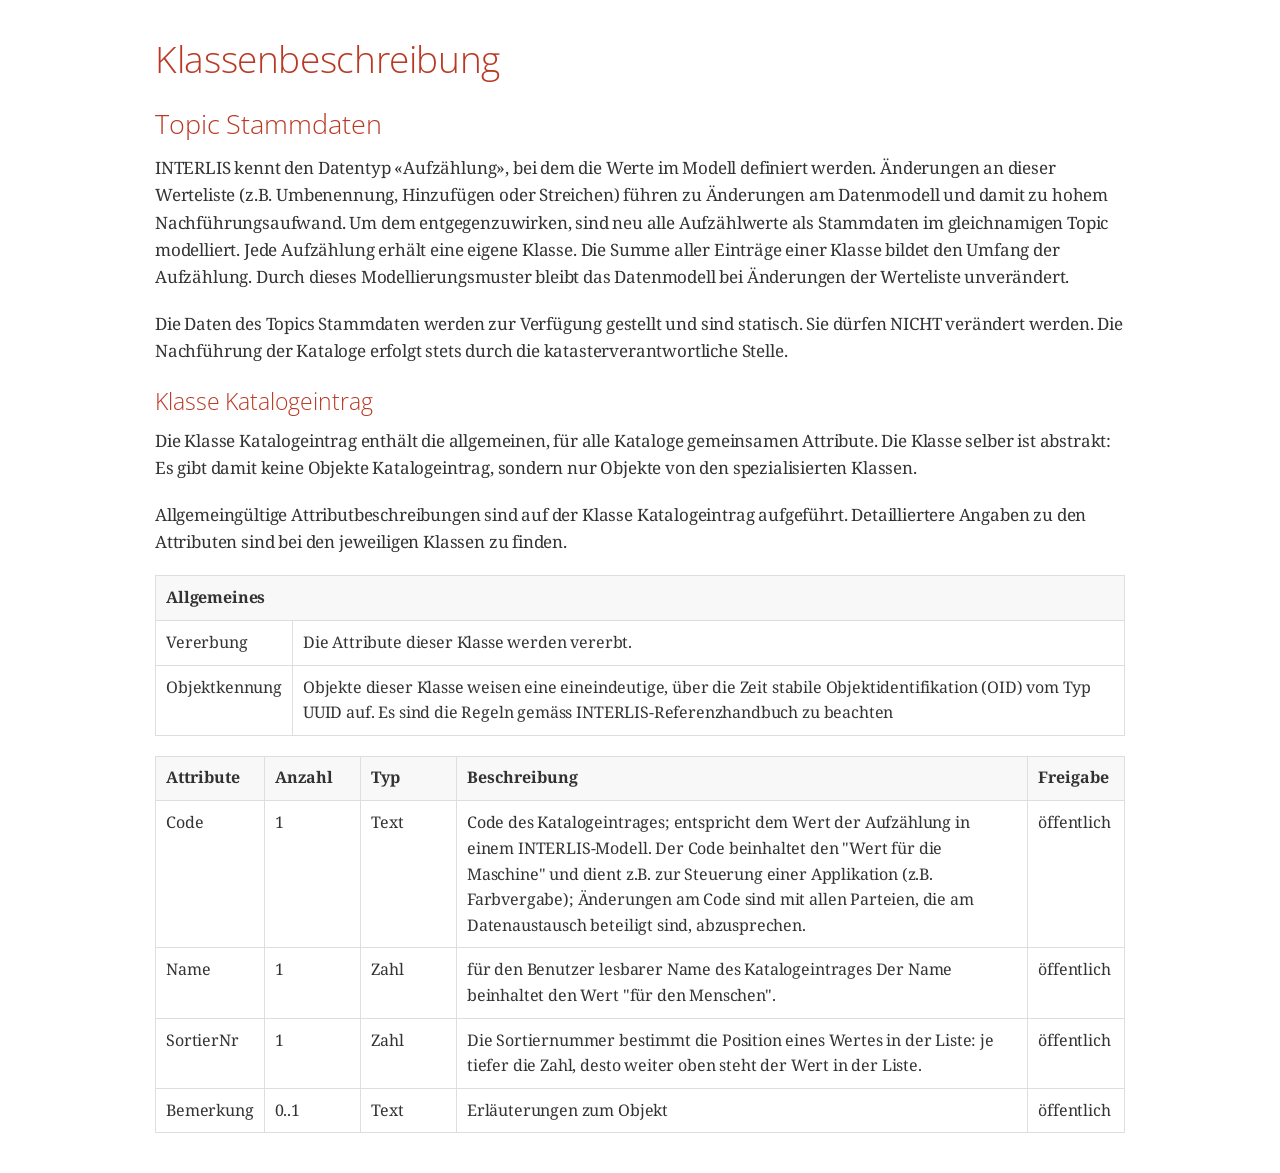
<file: docs/klassenbeschreibung.html>
<!DOCTYPE html>
<html lang="en">
<head>
<meta charset="UTF-8">
<meta http-equiv="X-UA-Compatible" content="IE=edge">
<meta name="viewport" content="width=device-width, initial-scale=1.0">
<meta name="generator" content="Asciidoctor 2.0.21">
<title>Klassenbeschreibung</title>
<link rel="stylesheet" href="https://fonts.googleapis.com/css?family=Open+Sans:300,300italic,400,400italic,600,600italic%7CNoto+Serif:400,400italic,700,700italic%7CDroid+Sans+Mono:400,700">
<style>
/*! Asciidoctor default stylesheet | MIT License | https://asciidoctor.org */
/* Uncomment the following line when using as a custom stylesheet */
/* @import "https://fonts.googleapis.com/css?family=Open+Sans:300,300italic,400,400italic,600,600italic%7CNoto+Serif:400,400italic,700,700italic%7CDroid+Sans+Mono:400,700"; */
html{font-family:sans-serif;-webkit-text-size-adjust:100%}
a{background:none}
a:focus{outline:thin dotted}
a:active,a:hover{outline:0}
h1{font-size:2em;margin:.67em 0}
b,strong{font-weight:bold}
abbr{font-size:.9em}
abbr[title]{cursor:help;border-bottom:1px dotted #dddddf;text-decoration:none}
dfn{font-style:italic}
hr{height:0}
mark{background:#ff0;color:#000}
code,kbd,pre,samp{font-family:monospace;font-size:1em}
pre{white-space:pre-wrap}
q{quotes:"\201C" "\201D" "\2018" "\2019"}
small{font-size:80%}
sub,sup{font-size:75%;line-height:0;position:relative;vertical-align:baseline}
sup{top:-.5em}
sub{bottom:-.25em}
img{border:0}
svg:not(:root){overflow:hidden}
figure{margin:0}
audio,video{display:inline-block}
audio:not([controls]){display:none;height:0}
fieldset{border:1px solid silver;margin:0 2px;padding:.35em .625em .75em}
legend{border:0;padding:0}
button,input,select,textarea{font-family:inherit;font-size:100%;margin:0}
button,input{line-height:normal}
button,select{text-transform:none}
button,html input[type=button],input[type=reset],input[type=submit]{-webkit-appearance:button;cursor:pointer}
button[disabled],html input[disabled]{cursor:default}
input[type=checkbox],input[type=radio]{padding:0}
button::-moz-focus-inner,input::-moz-focus-inner{border:0;padding:0}
textarea{overflow:auto;vertical-align:top}
table{border-collapse:collapse;border-spacing:0}
*,::before,::after{box-sizing:border-box}
html,body{font-size:100%}
body{background:#fff;color:rgba(0,0,0,.8);padding:0;margin:0;font-family:"Noto Serif","DejaVu Serif",serif;line-height:1;position:relative;cursor:auto;-moz-tab-size:4;-o-tab-size:4;tab-size:4;word-wrap:anywhere;-moz-osx-font-smoothing:grayscale;-webkit-font-smoothing:antialiased}
a:hover{cursor:pointer}
img,object,embed{max-width:100%;height:auto}
object,embed{height:100%}
img{-ms-interpolation-mode:bicubic}
.left{float:left!important}
.right{float:right!important}
.text-left{text-align:left!important}
.text-right{text-align:right!important}
.text-center{text-align:center!important}
.text-justify{text-align:justify!important}
.hide{display:none}
img,object,svg{display:inline-block;vertical-align:middle}
textarea{height:auto;min-height:50px}
select{width:100%}
.subheader,.admonitionblock td.content>.title,.audioblock>.title,.exampleblock>.title,.imageblock>.title,.listingblock>.title,.literalblock>.title,.stemblock>.title,.openblock>.title,.paragraph>.title,.quoteblock>.title,table.tableblock>.title,.verseblock>.title,.videoblock>.title,.dlist>.title,.olist>.title,.ulist>.title,.qlist>.title,.hdlist>.title{line-height:1.45;color:#7a2518;font-weight:400;margin-top:0;margin-bottom:.25em}
div,dl,dt,dd,ul,ol,li,h1,h2,h3,#toctitle,.sidebarblock>.content>.title,h4,h5,h6,pre,form,p,blockquote,th,td{margin:0;padding:0}
a{color:#2156a5;text-decoration:underline;line-height:inherit}
a:hover,a:focus{color:#1d4b8f}
a img{border:0}
p{line-height:1.6;margin-bottom:1.25em;text-rendering:optimizeLegibility}
p aside{font-size:.875em;line-height:1.35;font-style:italic}
h1,h2,h3,#toctitle,.sidebarblock>.content>.title,h4,h5,h6{font-family:"Open Sans","DejaVu Sans",sans-serif;font-weight:300;font-style:normal;color:#ba3925;text-rendering:optimizeLegibility;margin-top:1em;margin-bottom:.5em;line-height:1.0125em}
h1 small,h2 small,h3 small,#toctitle small,.sidebarblock>.content>.title small,h4 small,h5 small,h6 small{font-size:60%;color:#e99b8f;line-height:0}
h1{font-size:2.125em}
h2{font-size:1.6875em}
h3,#toctitle,.sidebarblock>.content>.title{font-size:1.375em}
h4,h5{font-size:1.125em}
h6{font-size:1em}
hr{border:solid #dddddf;border-width:1px 0 0;clear:both;margin:1.25em 0 1.1875em}
em,i{font-style:italic;line-height:inherit}
strong,b{font-weight:bold;line-height:inherit}
small{font-size:60%;line-height:inherit}
code{font-family:"Droid Sans Mono","DejaVu Sans Mono",monospace;font-weight:400;color:rgba(0,0,0,.9)}
ul,ol,dl{line-height:1.6;margin-bottom:1.25em;list-style-position:outside;font-family:inherit}
ul,ol{margin-left:1.5em}
ul li ul,ul li ol{margin-left:1.25em;margin-bottom:0}
ul.circle{list-style-type:circle}
ul.disc{list-style-type:disc}
ul.square{list-style-type:square}
ul.circle ul:not([class]),ul.disc ul:not([class]),ul.square ul:not([class]){list-style:inherit}
ol li ul,ol li ol{margin-left:1.25em;margin-bottom:0}
dl dt{margin-bottom:.3125em;font-weight:bold}
dl dd{margin-bottom:1.25em}
blockquote{margin:0 0 1.25em;padding:.5625em 1.25em 0 1.1875em;border-left:1px solid #ddd}
blockquote,blockquote p{line-height:1.6;color:rgba(0,0,0,.85)}
@media screen and (min-width:768px){h1,h2,h3,#toctitle,.sidebarblock>.content>.title,h4,h5,h6{line-height:1.2}
h1{font-size:2.75em}
h2{font-size:2.3125em}
h3,#toctitle,.sidebarblock>.content>.title{font-size:1.6875em}
h4{font-size:1.4375em}}
table{background:#fff;margin-bottom:1.25em;border:1px solid #dedede;word-wrap:normal}
table thead,table tfoot{background:#f7f8f7}
table thead tr th,table thead tr td,table tfoot tr th,table tfoot tr td{padding:.5em .625em .625em;font-size:inherit;color:rgba(0,0,0,.8);text-align:left}
table tr th,table tr td{padding:.5625em .625em;font-size:inherit;color:rgba(0,0,0,.8)}
table tr.even,table tr.alt{background:#f8f8f7}
table thead tr th,table tfoot tr th,table tbody tr td,table tr td,table tfoot tr td{line-height:1.6}
h1,h2,h3,#toctitle,.sidebarblock>.content>.title,h4,h5,h6{line-height:1.2;word-spacing:-.05em}
h1 strong,h2 strong,h3 strong,#toctitle strong,.sidebarblock>.content>.title strong,h4 strong,h5 strong,h6 strong{font-weight:400}
.center{margin-left:auto;margin-right:auto}
.stretch{width:100%}
.clearfix::before,.clearfix::after,.float-group::before,.float-group::after{content:" ";display:table}
.clearfix::after,.float-group::after{clear:both}
:not(pre).nobreak{word-wrap:normal}
:not(pre).nowrap{white-space:nowrap}
:not(pre).pre-wrap{white-space:pre-wrap}
:not(pre):not([class^=L])>code{font-size:.9375em;font-style:normal!important;letter-spacing:0;padding:.1em .5ex;word-spacing:-.15em;background:#f7f7f8;border-radius:4px;line-height:1.45;text-rendering:optimizeSpeed}
pre{color:rgba(0,0,0,.9);font-family:"Droid Sans Mono","DejaVu Sans Mono",monospace;line-height:1.45;text-rendering:optimizeSpeed}
pre code,pre pre{color:inherit;font-size:inherit;line-height:inherit}
pre>code{display:block}
pre.nowrap,pre.nowrap pre{white-space:pre;word-wrap:normal}
em em{font-style:normal}
strong strong{font-weight:400}
.keyseq{color:rgba(51,51,51,.8)}
kbd{font-family:"Droid Sans Mono","DejaVu Sans Mono",monospace;display:inline-block;color:rgba(0,0,0,.8);font-size:.65em;line-height:1.45;background:#f7f7f7;border:1px solid #ccc;border-radius:3px;box-shadow:0 1px 0 rgba(0,0,0,.2),inset 0 0 0 .1em #fff;margin:0 .15em;padding:.2em .5em;vertical-align:middle;position:relative;top:-.1em;white-space:nowrap}
.keyseq kbd:first-child{margin-left:0}
.keyseq kbd:last-child{margin-right:0}
.menuseq,.menuref{color:#000}
.menuseq b:not(.caret),.menuref{font-weight:inherit}
.menuseq{word-spacing:-.02em}
.menuseq b.caret{font-size:1.25em;line-height:.8}
.menuseq i.caret{font-weight:bold;text-align:center;width:.45em}
b.button::before,b.button::after{position:relative;top:-1px;font-weight:400}
b.button::before{content:"[";padding:0 3px 0 2px}
b.button::after{content:"]";padding:0 2px 0 3px}
p a>code:hover{color:rgba(0,0,0,.9)}
#header,#content,#footnotes,#footer{width:100%;margin:0 auto;max-width:62.5em;*zoom:1;position:relative;padding-left:.9375em;padding-right:.9375em}
#header::before,#header::after,#content::before,#content::after,#footnotes::before,#footnotes::after,#footer::before,#footer::after{content:" ";display:table}
#header::after,#content::after,#footnotes::after,#footer::after{clear:both}
#content{margin-top:1.25em}
#content::before{content:none}
#header>h1:first-child{color:rgba(0,0,0,.85);margin-top:2.25rem;margin-bottom:0}
#header>h1:first-child+#toc{margin-top:8px;border-top:1px solid #dddddf}
#header>h1:only-child{border-bottom:1px solid #dddddf;padding-bottom:8px}
#header .details{border-bottom:1px solid #dddddf;line-height:1.45;padding-top:.25em;padding-bottom:.25em;padding-left:.25em;color:rgba(0,0,0,.6);display:flex;flex-flow:row wrap}
#header .details span:first-child{margin-left:-.125em}
#header .details span.email a{color:rgba(0,0,0,.85)}
#header .details br{display:none}
#header .details br+span::before{content:"\00a0\2013\00a0"}
#header .details br+span.author::before{content:"\00a0\22c5\00a0";color:rgba(0,0,0,.85)}
#header .details br+span#revremark::before{content:"\00a0|\00a0"}
#header #revnumber{text-transform:capitalize}
#header #revnumber::after{content:"\00a0"}
#content>h1:first-child:not([class]){color:rgba(0,0,0,.85);border-bottom:1px solid #dddddf;padding-bottom:8px;margin-top:0;padding-top:1rem;margin-bottom:1.25rem}
#toc{border-bottom:1px solid #e7e7e9;padding-bottom:.5em}
#toc>ul{margin-left:.125em}
#toc ul.sectlevel0>li>a{font-style:italic}
#toc ul.sectlevel0 ul.sectlevel1{margin:.5em 0}
#toc ul{font-family:"Open Sans","DejaVu Sans",sans-serif;list-style-type:none}
#toc li{line-height:1.3334;margin-top:.3334em}
#toc a{text-decoration:none}
#toc a:active{text-decoration:underline}
#toctitle{color:#7a2518;font-size:1.2em}
@media screen and (min-width:768px){#toctitle{font-size:1.375em}
body.toc2{padding-left:15em;padding-right:0}
body.toc2 #header>h1:nth-last-child(2){border-bottom:1px solid #dddddf;padding-bottom:8px}
#toc.toc2{margin-top:0!important;background:#f8f8f7;position:fixed;width:15em;left:0;top:0;border-right:1px solid #e7e7e9;border-top-width:0!important;border-bottom-width:0!important;z-index:1000;padding:1.25em 1em;height:100%;overflow:auto}
#toc.toc2 #toctitle{margin-top:0;margin-bottom:.8rem;font-size:1.2em}
#toc.toc2>ul{font-size:.9em;margin-bottom:0}
#toc.toc2 ul ul{margin-left:0;padding-left:1em}
#toc.toc2 ul.sectlevel0 ul.sectlevel1{padding-left:0;margin-top:.5em;margin-bottom:.5em}
body.toc2.toc-right{padding-left:0;padding-right:15em}
body.toc2.toc-right #toc.toc2{border-right-width:0;border-left:1px solid #e7e7e9;left:auto;right:0}}
@media screen and (min-width:1280px){body.toc2{padding-left:20em;padding-right:0}
#toc.toc2{width:20em}
#toc.toc2 #toctitle{font-size:1.375em}
#toc.toc2>ul{font-size:.95em}
#toc.toc2 ul ul{padding-left:1.25em}
body.toc2.toc-right{padding-left:0;padding-right:20em}}
#content #toc{border:1px solid #e0e0dc;margin-bottom:1.25em;padding:1.25em;background:#f8f8f7;border-radius:4px}
#content #toc>:first-child{margin-top:0}
#content #toc>:last-child{margin-bottom:0}
#footer{max-width:none;background:rgba(0,0,0,.8);padding:1.25em}
#footer-text{color:hsla(0,0%,100%,.8);line-height:1.44}
#content{margin-bottom:.625em}
.sect1{padding-bottom:.625em}
@media screen and (min-width:768px){#content{margin-bottom:1.25em}
.sect1{padding-bottom:1.25em}}
.sect1:last-child{padding-bottom:0}
.sect1+.sect1{border-top:1px solid #e7e7e9}
#content h1>a.anchor,h2>a.anchor,h3>a.anchor,#toctitle>a.anchor,.sidebarblock>.content>.title>a.anchor,h4>a.anchor,h5>a.anchor,h6>a.anchor{position:absolute;z-index:1001;width:1.5ex;margin-left:-1.5ex;display:block;text-decoration:none!important;visibility:hidden;text-align:center;font-weight:400}
#content h1>a.anchor::before,h2>a.anchor::before,h3>a.anchor::before,#toctitle>a.anchor::before,.sidebarblock>.content>.title>a.anchor::before,h4>a.anchor::before,h5>a.anchor::before,h6>a.anchor::before{content:"\00A7";font-size:.85em;display:block;padding-top:.1em}
#content h1:hover>a.anchor,#content h1>a.anchor:hover,h2:hover>a.anchor,h2>a.anchor:hover,h3:hover>a.anchor,#toctitle:hover>a.anchor,.sidebarblock>.content>.title:hover>a.anchor,h3>a.anchor:hover,#toctitle>a.anchor:hover,.sidebarblock>.content>.title>a.anchor:hover,h4:hover>a.anchor,h4>a.anchor:hover,h5:hover>a.anchor,h5>a.anchor:hover,h6:hover>a.anchor,h6>a.anchor:hover{visibility:visible}
#content h1>a.link,h2>a.link,h3>a.link,#toctitle>a.link,.sidebarblock>.content>.title>a.link,h4>a.link,h5>a.link,h6>a.link{color:#ba3925;text-decoration:none}
#content h1>a.link:hover,h2>a.link:hover,h3>a.link:hover,#toctitle>a.link:hover,.sidebarblock>.content>.title>a.link:hover,h4>a.link:hover,h5>a.link:hover,h6>a.link:hover{color:#a53221}
details,.audioblock,.imageblock,.literalblock,.listingblock,.stemblock,.videoblock{margin-bottom:1.25em}
details{margin-left:1.25rem}
details>summary{cursor:pointer;display:block;position:relative;line-height:1.6;margin-bottom:.625rem;outline:none;-webkit-tap-highlight-color:transparent}
details>summary::-webkit-details-marker{display:none}
details>summary::before{content:"";border:solid transparent;border-left:solid;border-width:.3em 0 .3em .5em;position:absolute;top:.5em;left:-1.25rem;transform:translateX(15%)}
details[open]>summary::before{border:solid transparent;border-top:solid;border-width:.5em .3em 0;transform:translateY(15%)}
details>summary::after{content:"";width:1.25rem;height:1em;position:absolute;top:.3em;left:-1.25rem}
.admonitionblock td.content>.title,.audioblock>.title,.exampleblock>.title,.imageblock>.title,.listingblock>.title,.literalblock>.title,.stemblock>.title,.openblock>.title,.paragraph>.title,.quoteblock>.title,table.tableblock>.title,.verseblock>.title,.videoblock>.title,.dlist>.title,.olist>.title,.ulist>.title,.qlist>.title,.hdlist>.title{text-rendering:optimizeLegibility;text-align:left;font-family:"Noto Serif","DejaVu Serif",serif;font-size:1rem;font-style:italic}
table.tableblock.fit-content>caption.title{white-space:nowrap;width:0}
.paragraph.lead>p,#preamble>.sectionbody>[class=paragraph]:first-of-type p{font-size:1.21875em;line-height:1.6;color:rgba(0,0,0,.85)}
.admonitionblock>table{border-collapse:separate;border:0;background:none;width:100%}
.admonitionblock>table td.icon{text-align:center;width:80px}
.admonitionblock>table td.icon img{max-width:none}
.admonitionblock>table td.icon .title{font-weight:bold;font-family:"Open Sans","DejaVu Sans",sans-serif;text-transform:uppercase}
.admonitionblock>table td.content{padding-left:1.125em;padding-right:1.25em;border-left:1px solid #dddddf;color:rgba(0,0,0,.6);word-wrap:anywhere}
.admonitionblock>table td.content>:last-child>:last-child{margin-bottom:0}
.exampleblock>.content{border:1px solid #e6e6e6;margin-bottom:1.25em;padding:1.25em;background:#fff;border-radius:4px}
.sidebarblock{border:1px solid #dbdbd6;margin-bottom:1.25em;padding:1.25em;background:#f3f3f2;border-radius:4px}
.sidebarblock>.content>.title{color:#7a2518;margin-top:0;text-align:center}
.exampleblock>.content>:first-child,.sidebarblock>.content>:first-child{margin-top:0}
.exampleblock>.content>:last-child,.exampleblock>.content>:last-child>:last-child,.exampleblock>.content .olist>ol>li:last-child>:last-child,.exampleblock>.content .ulist>ul>li:last-child>:last-child,.exampleblock>.content .qlist>ol>li:last-child>:last-child,.sidebarblock>.content>:last-child,.sidebarblock>.content>:last-child>:last-child,.sidebarblock>.content .olist>ol>li:last-child>:last-child,.sidebarblock>.content .ulist>ul>li:last-child>:last-child,.sidebarblock>.content .qlist>ol>li:last-child>:last-child{margin-bottom:0}
.literalblock pre,.listingblock>.content>pre{border-radius:4px;overflow-x:auto;padding:1em;font-size:.8125em}
@media screen and (min-width:768px){.literalblock pre,.listingblock>.content>pre{font-size:.90625em}}
@media screen and (min-width:1280px){.literalblock pre,.listingblock>.content>pre{font-size:1em}}
.literalblock pre,.listingblock>.content>pre:not(.highlight),.listingblock>.content>pre[class=highlight],.listingblock>.content>pre[class^="highlight "]{background:#f7f7f8}
.literalblock.output pre{color:#f7f7f8;background:rgba(0,0,0,.9)}
.listingblock>.content{position:relative}
.listingblock code[data-lang]::before{display:none;content:attr(data-lang);position:absolute;font-size:.75em;top:.425rem;right:.5rem;line-height:1;text-transform:uppercase;color:inherit;opacity:.5}
.listingblock:hover code[data-lang]::before{display:block}
.listingblock.terminal pre .command::before{content:attr(data-prompt);padding-right:.5em;color:inherit;opacity:.5}
.listingblock.terminal pre .command:not([data-prompt])::before{content:"$"}
.listingblock pre.highlightjs{padding:0}
.listingblock pre.highlightjs>code{padding:1em;border-radius:4px}
.listingblock pre.prettyprint{border-width:0}
.prettyprint{background:#f7f7f8}
pre.prettyprint .linenums{line-height:1.45;margin-left:2em}
pre.prettyprint li{background:none;list-style-type:inherit;padding-left:0}
pre.prettyprint li code[data-lang]::before{opacity:1}
pre.prettyprint li:not(:first-child) code[data-lang]::before{display:none}
table.linenotable{border-collapse:separate;border:0;margin-bottom:0;background:none}
table.linenotable td[class]{color:inherit;vertical-align:top;padding:0;line-height:inherit;white-space:normal}
table.linenotable td.code{padding-left:.75em}
table.linenotable td.linenos,pre.pygments .linenos{border-right:1px solid;opacity:.35;padding-right:.5em;-webkit-user-select:none;-moz-user-select:none;-ms-user-select:none;user-select:none}
pre.pygments span.linenos{display:inline-block;margin-right:.75em}
.quoteblock{margin:0 1em 1.25em 1.5em;display:table}
.quoteblock:not(.excerpt)>.title{margin-left:-1.5em;margin-bottom:.75em}
.quoteblock blockquote,.quoteblock p{color:rgba(0,0,0,.85);font-size:1.15rem;line-height:1.75;word-spacing:.1em;letter-spacing:0;font-style:italic;text-align:justify}
.quoteblock blockquote{margin:0;padding:0;border:0}
.quoteblock blockquote::before{content:"\201c";float:left;font-size:2.75em;font-weight:bold;line-height:.6em;margin-left:-.6em;color:#7a2518;text-shadow:0 1px 2px rgba(0,0,0,.1)}
.quoteblock blockquote>.paragraph:last-child p{margin-bottom:0}
.quoteblock .attribution{margin-top:.75em;margin-right:.5ex;text-align:right}
.verseblock{margin:0 1em 1.25em}
.verseblock pre{font-family:"Open Sans","DejaVu Sans",sans-serif;font-size:1.15rem;color:rgba(0,0,0,.85);font-weight:300;text-rendering:optimizeLegibility}
.verseblock pre strong{font-weight:400}
.verseblock .attribution{margin-top:1.25rem;margin-left:.5ex}
.quoteblock .attribution,.verseblock .attribution{font-size:.9375em;line-height:1.45;font-style:italic}
.quoteblock .attribution br,.verseblock .attribution br{display:none}
.quoteblock .attribution cite,.verseblock .attribution cite{display:block;letter-spacing:-.025em;color:rgba(0,0,0,.6)}
.quoteblock.abstract blockquote::before,.quoteblock.excerpt blockquote::before,.quoteblock .quoteblock blockquote::before{display:none}
.quoteblock.abstract blockquote,.quoteblock.abstract p,.quoteblock.excerpt blockquote,.quoteblock.excerpt p,.quoteblock .quoteblock blockquote,.quoteblock .quoteblock p{line-height:1.6;word-spacing:0}
.quoteblock.abstract{margin:0 1em 1.25em;display:block}
.quoteblock.abstract>.title{margin:0 0 .375em;font-size:1.15em;text-align:center}
.quoteblock.excerpt>blockquote,.quoteblock .quoteblock{padding:0 0 .25em 1em;border-left:.25em solid #dddddf}
.quoteblock.excerpt,.quoteblock .quoteblock{margin-left:0}
.quoteblock.excerpt blockquote,.quoteblock.excerpt p,.quoteblock .quoteblock blockquote,.quoteblock .quoteblock p{color:inherit;font-size:1.0625rem}
.quoteblock.excerpt .attribution,.quoteblock .quoteblock .attribution{color:inherit;font-size:.85rem;text-align:left;margin-right:0}
p.tableblock:last-child{margin-bottom:0}
td.tableblock>.content{margin-bottom:1.25em;word-wrap:anywhere}
td.tableblock>.content>:last-child{margin-bottom:-1.25em}
table.tableblock,th.tableblock,td.tableblock{border:0 solid #dedede}
table.grid-all>*>tr>*{border-width:1px}
table.grid-cols>*>tr>*{border-width:0 1px}
table.grid-rows>*>tr>*{border-width:1px 0}
table.frame-all{border-width:1px}
table.frame-ends{border-width:1px 0}
table.frame-sides{border-width:0 1px}
table.frame-none>colgroup+*>:first-child>*,table.frame-sides>colgroup+*>:first-child>*{border-top-width:0}
table.frame-none>:last-child>:last-child>*,table.frame-sides>:last-child>:last-child>*{border-bottom-width:0}
table.frame-none>*>tr>:first-child,table.frame-ends>*>tr>:first-child{border-left-width:0}
table.frame-none>*>tr>:last-child,table.frame-ends>*>tr>:last-child{border-right-width:0}
table.stripes-all>*>tr,table.stripes-odd>*>tr:nth-of-type(odd),table.stripes-even>*>tr:nth-of-type(even),table.stripes-hover>*>tr:hover{background:#f8f8f7}
th.halign-left,td.halign-left{text-align:left}
th.halign-right,td.halign-right{text-align:right}
th.halign-center,td.halign-center{text-align:center}
th.valign-top,td.valign-top{vertical-align:top}
th.valign-bottom,td.valign-bottom{vertical-align:bottom}
th.valign-middle,td.valign-middle{vertical-align:middle}
table thead th,table tfoot th{font-weight:bold}
tbody tr th{background:#f7f8f7}
tbody tr th,tbody tr th p,tfoot tr th,tfoot tr th p{color:rgba(0,0,0,.8);font-weight:bold}
p.tableblock>code:only-child{background:none;padding:0}
p.tableblock{font-size:1em}
ol{margin-left:1.75em}
ul li ol{margin-left:1.5em}
dl dd{margin-left:1.125em}
dl dd:last-child,dl dd:last-child>:last-child{margin-bottom:0}
li p,ul dd,ol dd,.olist .olist,.ulist .ulist,.ulist .olist,.olist .ulist{margin-bottom:.625em}
ul.checklist,ul.none,ol.none,ul.no-bullet,ol.no-bullet,ol.unnumbered,ul.unstyled,ol.unstyled{list-style-type:none}
ul.no-bullet,ol.no-bullet,ol.unnumbered{margin-left:.625em}
ul.unstyled,ol.unstyled{margin-left:0}
li>p:empty:only-child::before{content:"";display:inline-block}
ul.checklist>li>p:first-child{margin-left:-1em}
ul.checklist>li>p:first-child>.fa-square-o:first-child,ul.checklist>li>p:first-child>.fa-check-square-o:first-child{width:1.25em;font-size:.8em;position:relative;bottom:.125em}
ul.checklist>li>p:first-child>input[type=checkbox]:first-child{margin-right:.25em}
ul.inline{display:flex;flex-flow:row wrap;list-style:none;margin:0 0 .625em -1.25em}
ul.inline>li{margin-left:1.25em}
.unstyled dl dt{font-weight:400;font-style:normal}
ol.arabic{list-style-type:decimal}
ol.decimal{list-style-type:decimal-leading-zero}
ol.loweralpha{list-style-type:lower-alpha}
ol.upperalpha{list-style-type:upper-alpha}
ol.lowerroman{list-style-type:lower-roman}
ol.upperroman{list-style-type:upper-roman}
ol.lowergreek{list-style-type:lower-greek}
.hdlist>table,.colist>table{border:0;background:none}
.hdlist>table>tbody>tr,.colist>table>tbody>tr{background:none}
td.hdlist1,td.hdlist2{vertical-align:top;padding:0 .625em}
td.hdlist1{font-weight:bold;padding-bottom:1.25em}
td.hdlist2{word-wrap:anywhere}
.literalblock+.colist,.listingblock+.colist{margin-top:-.5em}
.colist td:not([class]):first-child{padding:.4em .75em 0;line-height:1;vertical-align:top}
.colist td:not([class]):first-child img{max-width:none}
.colist td:not([class]):last-child{padding:.25em 0}
.thumb,.th{line-height:0;display:inline-block;border:4px solid #fff;box-shadow:0 0 0 1px #ddd}
.imageblock.left{margin:.25em .625em 1.25em 0}
.imageblock.right{margin:.25em 0 1.25em .625em}
.imageblock>.title{margin-bottom:0}
.imageblock.thumb,.imageblock.th{border-width:6px}
.imageblock.thumb>.title,.imageblock.th>.title{padding:0 .125em}
.image.left,.image.right{margin-top:.25em;margin-bottom:.25em;display:inline-block;line-height:0}
.image.left{margin-right:.625em}
.image.right{margin-left:.625em}
a.image{text-decoration:none;display:inline-block}
a.image object{pointer-events:none}
sup.footnote,sup.footnoteref{font-size:.875em;position:static;vertical-align:super}
sup.footnote a,sup.footnoteref a{text-decoration:none}
sup.footnote a:active,sup.footnoteref a:active,#footnotes .footnote a:first-of-type:active{text-decoration:underline}
#footnotes{padding-top:.75em;padding-bottom:.75em;margin-bottom:.625em}
#footnotes hr{width:20%;min-width:6.25em;margin:-.25em 0 .75em;border-width:1px 0 0}
#footnotes .footnote{padding:0 .375em 0 .225em;line-height:1.3334;font-size:.875em;margin-left:1.2em;margin-bottom:.2em}
#footnotes .footnote a:first-of-type{font-weight:bold;text-decoration:none;margin-left:-1.05em}
#footnotes .footnote:last-of-type{margin-bottom:0}
#content #footnotes{margin-top:-.625em;margin-bottom:0;padding:.75em 0}
div.unbreakable{page-break-inside:avoid}
.big{font-size:larger}
.small{font-size:smaller}
.underline{text-decoration:underline}
.overline{text-decoration:overline}
.line-through{text-decoration:line-through}
.aqua{color:#00bfbf}
.aqua-background{background:#00fafa}
.black{color:#000}
.black-background{background:#000}
.blue{color:#0000bf}
.blue-background{background:#0000fa}
.fuchsia{color:#bf00bf}
.fuchsia-background{background:#fa00fa}
.gray{color:#606060}
.gray-background{background:#7d7d7d}
.green{color:#006000}
.green-background{background:#007d00}
.lime{color:#00bf00}
.lime-background{background:#00fa00}
.maroon{color:#600000}
.maroon-background{background:#7d0000}
.navy{color:#000060}
.navy-background{background:#00007d}
.olive{color:#606000}
.olive-background{background:#7d7d00}
.purple{color:#600060}
.purple-background{background:#7d007d}
.red{color:#bf0000}
.red-background{background:#fa0000}
.silver{color:#909090}
.silver-background{background:#bcbcbc}
.teal{color:#006060}
.teal-background{background:#007d7d}
.white{color:#bfbfbf}
.white-background{background:#fafafa}
.yellow{color:#bfbf00}
.yellow-background{background:#fafa00}
span.icon>.fa{cursor:default}
a span.icon>.fa{cursor:inherit}
.admonitionblock td.icon [class^="fa icon-"]{font-size:2.5em;text-shadow:1px 1px 2px rgba(0,0,0,.5);cursor:default}
.admonitionblock td.icon .icon-note::before{content:"\f05a";color:#19407c}
.admonitionblock td.icon .icon-tip::before{content:"\f0eb";text-shadow:1px 1px 2px rgba(155,155,0,.8);color:#111}
.admonitionblock td.icon .icon-warning::before{content:"\f071";color:#bf6900}
.admonitionblock td.icon .icon-caution::before{content:"\f06d";color:#bf3400}
.admonitionblock td.icon .icon-important::before{content:"\f06a";color:#bf0000}
.conum[data-value]{display:inline-block;color:#fff!important;background:rgba(0,0,0,.8);border-radius:50%;text-align:center;font-size:.75em;width:1.67em;height:1.67em;line-height:1.67em;font-family:"Open Sans","DejaVu Sans",sans-serif;font-style:normal;font-weight:bold}
.conum[data-value] *{color:#fff!important}
.conum[data-value]+b{display:none}
.conum[data-value]::after{content:attr(data-value)}
pre .conum[data-value]{position:relative;top:-.125em}
b.conum *{color:inherit!important}
.conum:not([data-value]):empty{display:none}
dt,th.tableblock,td.content,div.footnote{text-rendering:optimizeLegibility}
h1,h2,p,td.content,span.alt,summary{letter-spacing:-.01em}
p strong,td.content strong,div.footnote strong{letter-spacing:-.005em}
p,blockquote,dt,td.content,td.hdlist1,span.alt,summary{font-size:1.0625rem}
p{margin-bottom:1.25rem}
.sidebarblock p,.sidebarblock dt,.sidebarblock td.content,p.tableblock{font-size:1em}
.exampleblock>.content{background:#fffef7;border-color:#e0e0dc;box-shadow:0 1px 4px #e0e0dc}
.print-only{display:none!important}
@page{margin:1.25cm .75cm}
@media print{*{box-shadow:none!important;text-shadow:none!important}
html{font-size:80%}
a{color:inherit!important;text-decoration:underline!important}
a.bare,a[href^="#"],a[href^="mailto:"]{text-decoration:none!important}
a[href^="http:"]:not(.bare)::after,a[href^="https:"]:not(.bare)::after{content:"(" attr(href) ")";display:inline-block;font-size:.875em;padding-left:.25em}
abbr[title]{border-bottom:1px dotted}
abbr[title]::after{content:" (" attr(title) ")"}
pre,blockquote,tr,img,object,svg{page-break-inside:avoid}
thead{display:table-header-group}
svg{max-width:100%}
p,blockquote,dt,td.content{font-size:1em;orphans:3;widows:3}
h2,h3,#toctitle,.sidebarblock>.content>.title{page-break-after:avoid}
#header,#content,#footnotes,#footer{max-width:none}
#toc,.sidebarblock,.exampleblock>.content{background:none!important}
#toc{border-bottom:1px solid #dddddf!important;padding-bottom:0!important}
body.book #header{text-align:center}
body.book #header>h1:first-child{border:0!important;margin:2.5em 0 1em}
body.book #header .details{border:0!important;display:block;padding:0!important}
body.book #header .details span:first-child{margin-left:0!important}
body.book #header .details br{display:block}
body.book #header .details br+span::before{content:none!important}
body.book #toc{border:0!important;text-align:left!important;padding:0!important;margin:0!important}
body.book #toc,body.book #preamble,body.book h1.sect0,body.book .sect1>h2{page-break-before:always}
.listingblock code[data-lang]::before{display:block}
#footer{padding:0 .9375em}
.hide-on-print{display:none!important}
.print-only{display:block!important}
.hide-for-print{display:none!important}
.show-for-print{display:inherit!important}}
@media amzn-kf8,print{#header>h1:first-child{margin-top:1.25rem}
.sect1{padding:0!important}
.sect1+.sect1{border:0}
#footer{background:none}
#footer-text{color:rgba(0,0,0,.6);font-size:.9em}}
@media amzn-kf8{#header,#content,#footnotes,#footer{padding:0}}
</style>
</head>
<body class="article">
<div id="header">
</div>
<div id="content">
<div class="sect1">
<h2 id="_klassenbeschreibung">Klassenbeschreibung</h2>
<div class="sectionbody">
<div class="sect2">
<h3 id="_topic_stammdaten">Topic Stammdaten</h3>
<div class="paragraph">
<p>INTERLIS kennt den Datentyp «Aufzählung», bei dem die Werte im Modell definiert werden. Änderungen an dieser Werteliste (z.B. Umbenennung, Hinzufügen oder Streichen) führen zu Änderungen am Datenmodell und damit zu hohem Nachführungsaufwand. Um dem entgegenzuwirken, sind neu alle Aufzählwerte als Stammdaten im gleichnamigen Topic modelliert. Jede Aufzählung erhält eine eigene Klasse. Die Summe aller Einträge einer Klasse bildet den Umfang der Aufzählung. Durch dieses Modellierungsmuster bleibt das Datenmodell bei Änderungen der Werteliste unverändert.<br></p>
</div>
<div class="paragraph">
<p>Die Daten des Topics Stammdaten werden zur Verfügung gestellt und sind statisch. Sie dürfen NICHT verändert werden. Die Nachführung der Kataloge erfolgt stets durch die katasterverantwortliche Stelle.</p>
</div>
<div class="sect3">
<h4 id="_klasse_katalogeintrag">Klasse Katalogeintrag</h4>
<div class="paragraph">
<p>Die Klasse Katalogeintrag enthält die allgemeinen, für alle Kataloge gemeinsamen Attribute. Die Klasse selber ist abstrakt: Es gibt damit keine Objekte Katalogeintrag, sondern nur Objekte von den spezialisierten Klassen.<br></p>
</div>
<div class="paragraph">
<p>Allgemeingültige Attributbeschreibungen sind auf der Klasse Katalogeintrag aufgeführt. Detailliertere Angaben zu den Attributen sind bei den jeweiligen Klassen zu finden.</p>
</div>
<table class="tableblock frame-all grid-all stretch">
<colgroup>
<col style="width: 10%;">
<col style="width: 90%;">
</colgroup>
<tbody>
<tr>
<th class="tableblock halign-left valign-top" colspan="2"><p class="tableblock">Allgemeines</p></th>
</tr>
<tr>
<td class="tableblock halign-left valign-top"><p class="tableblock">Vererbung</p></td>
<td class="tableblock halign-left valign-top"><p class="tableblock">Die Attribute dieser Klasse werden vererbt.</p></td>
</tr>
<tr>
<td class="tableblock halign-left valign-top"><p class="tableblock">Objektkennung</p></td>
<td class="tableblock halign-left valign-top"><p class="tableblock">Objekte dieser Klasse weisen eine eineindeutige, über die Zeit stabile Objektidentifikation (OID) vom Typ UUID auf. Es sind die Regeln gemäss INTERLIS-Referenzhandbuch zu beachten</p></td>
</tr>
</tbody>
</table>
<table class="tableblock frame-all grid-all stretch">
<colgroup>
<col style="width: 10%;">
<col style="width: 10%;">
<col style="width: 10%;">
<col style="width: 60%;">
<col style="width: 10%;">
</colgroup>
<thead>
<tr>
<th class="tableblock halign-left valign-top">Attribute</th>
<th class="tableblock halign-left valign-top">Anzahl</th>
<th class="tableblock halign-left valign-top">Typ</th>
<th class="tableblock halign-left valign-top">Beschreibung</th>
<th class="tableblock halign-left valign-top">Freigabe</th>
</tr>
</thead>
<tbody>
<tr>
<td class="tableblock halign-left valign-top"><p class="tableblock">Code</p></td>
<td class="tableblock halign-left valign-top"><p class="tableblock">1</p></td>
<td class="tableblock halign-left valign-top"><p class="tableblock">Text</p></td>
<td class="tableblock halign-left valign-top"><p class="tableblock">Code des Katalogeintrages; entspricht dem Wert der Aufzählung in einem INTERLIS-Modell. Der Code beinhaltet den "Wert für die Maschine" und dient z.B. zur Steuerung einer Applikation (z.B. Farbvergabe); Änderungen am Code sind mit allen Parteien, die am Datenaustausch beteiligt sind, abzusprechen.</p></td>
<td class="tableblock halign-left valign-top"><p class="tableblock">öffentlich</p></td>
</tr>
<tr>
<td class="tableblock halign-left valign-top"><p class="tableblock">Name</p></td>
<td class="tableblock halign-left valign-top"><p class="tableblock">1</p></td>
<td class="tableblock halign-left valign-top"><p class="tableblock">Zahl</p></td>
<td class="tableblock halign-left valign-top"><p class="tableblock">für den Benutzer lesbarer Name des Katalogeintrages Der Name beinhaltet den Wert "für den Menschen".</p></td>
<td class="tableblock halign-left valign-top"><p class="tableblock">öffentlich</p></td>
</tr>
<tr>
<td class="tableblock halign-left valign-top"><p class="tableblock">SortierNr</p></td>
<td class="tableblock halign-left valign-top"><p class="tableblock">1</p></td>
<td class="tableblock halign-left valign-top"><p class="tableblock">Zahl</p></td>
<td class="tableblock halign-left valign-top"><p class="tableblock">Die Sortiernummer bestimmt die Position eines Wertes in der Liste: je tiefer die Zahl, desto weiter oben steht der Wert in der Liste.</p></td>
<td class="tableblock halign-left valign-top"><p class="tableblock">öffentlich</p></td>
</tr>
<tr>
<td class="tableblock halign-left valign-top"><p class="tableblock">Bemerkung</p></td>
<td class="tableblock halign-left valign-top"><p class="tableblock">0..1</p></td>
<td class="tableblock halign-left valign-top"><p class="tableblock">Text</p></td>
<td class="tableblock halign-left valign-top"><p class="tableblock">Erläuterungen zum Objekt</p></td>
<td class="tableblock halign-left valign-top"><p class="tableblock">öffentlich</p></td>
</tr>
</tbody>
</table>
</div>
</div>
</div>
</div>
</div>
</body>
</html>
</file>
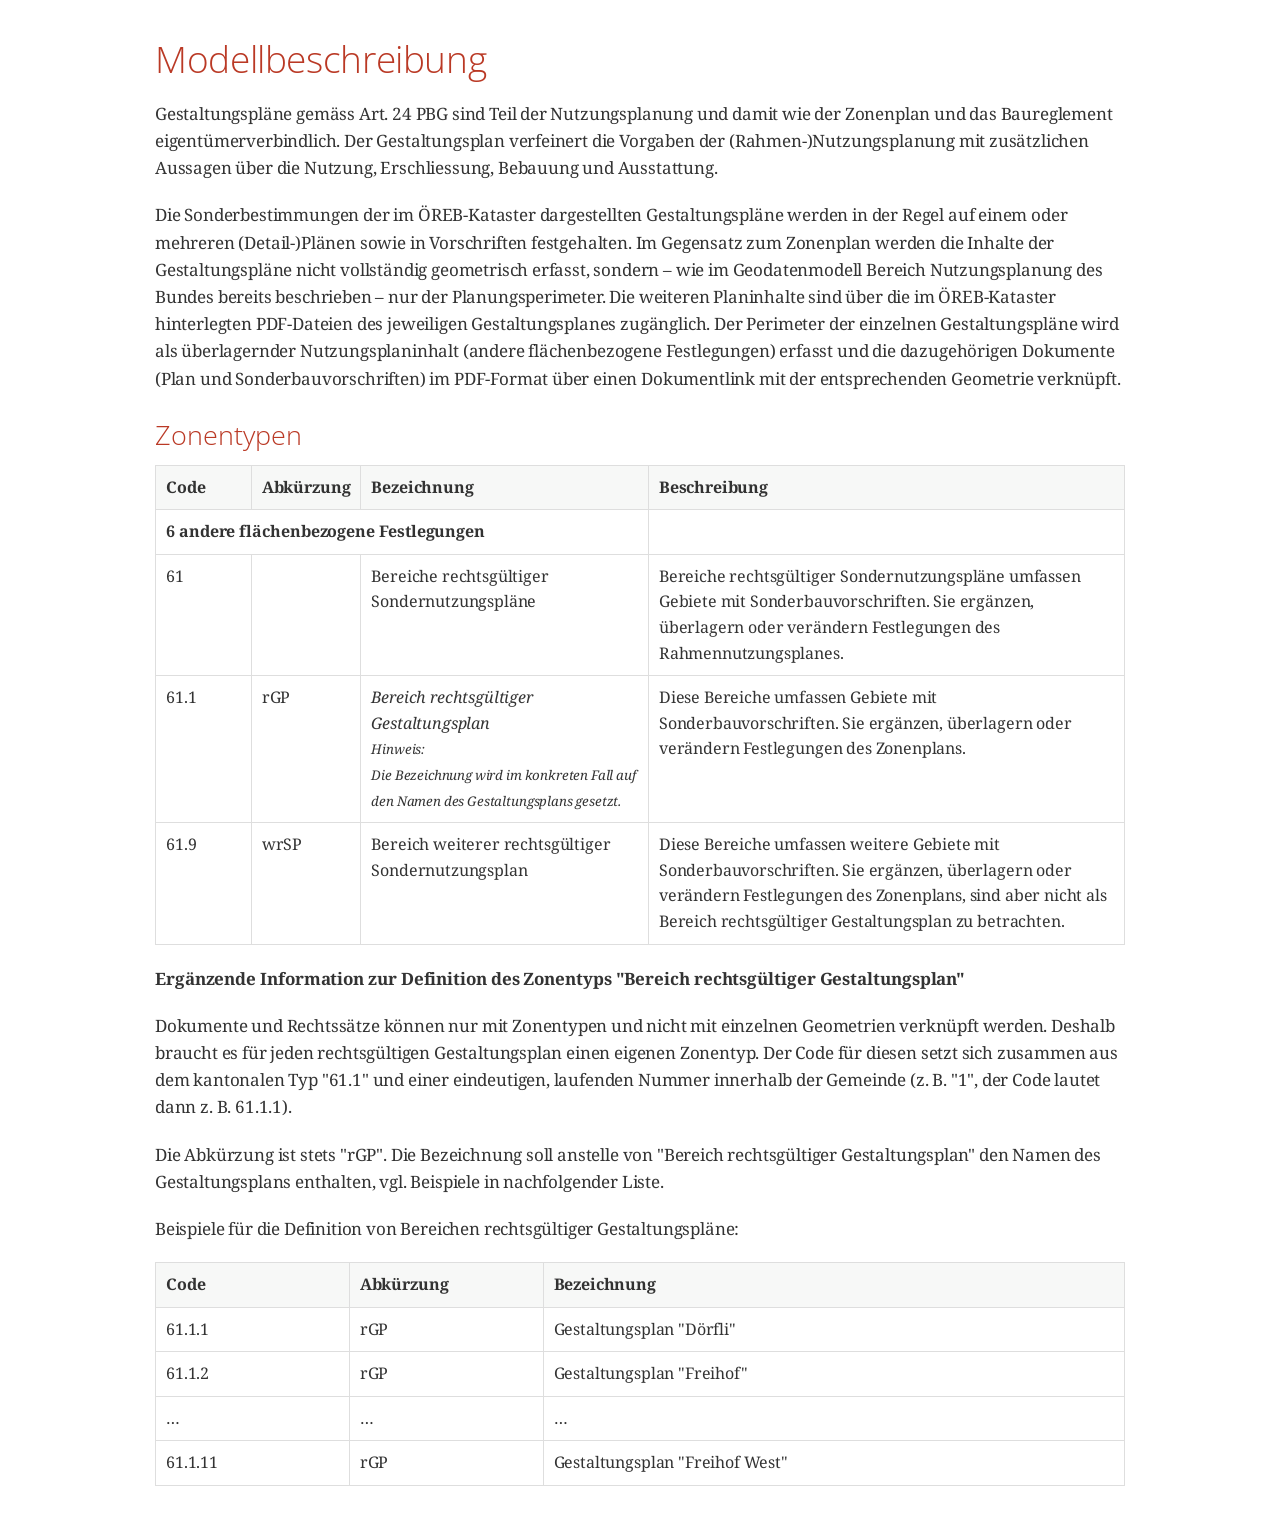
<file: docs/modellbeschreibung.html>
<!DOCTYPE html>
<html lang="en">
<head>
<meta charset="UTF-8">
<meta http-equiv="X-UA-Compatible" content="IE=edge">
<meta name="viewport" content="width=device-width, initial-scale=1.0">
<meta name="generator" content="Asciidoctor 2.0.21">
<title>Modellbeschreibung</title>
<link rel="stylesheet" href="https://fonts.googleapis.com/css?family=Open+Sans:300,300italic,400,400italic,600,600italic%7CNoto+Serif:400,400italic,700,700italic%7CDroid+Sans+Mono:400,700">
<style>
/*! Asciidoctor default stylesheet | MIT License | https://asciidoctor.org */
/* Uncomment the following line when using as a custom stylesheet */
/* @import "https://fonts.googleapis.com/css?family=Open+Sans:300,300italic,400,400italic,600,600italic%7CNoto+Serif:400,400italic,700,700italic%7CDroid+Sans+Mono:400,700"; */
html{font-family:sans-serif;-webkit-text-size-adjust:100%}
a{background:none}
a:focus{outline:thin dotted}
a:active,a:hover{outline:0}
h1{font-size:2em;margin:.67em 0}
b,strong{font-weight:bold}
abbr{font-size:.9em}
abbr[title]{cursor:help;border-bottom:1px dotted #dddddf;text-decoration:none}
dfn{font-style:italic}
hr{height:0}
mark{background:#ff0;color:#000}
code,kbd,pre,samp{font-family:monospace;font-size:1em}
pre{white-space:pre-wrap}
q{quotes:"\201C" "\201D" "\2018" "\2019"}
small{font-size:80%}
sub,sup{font-size:75%;line-height:0;position:relative;vertical-align:baseline}
sup{top:-.5em}
sub{bottom:-.25em}
img{border:0}
svg:not(:root){overflow:hidden}
figure{margin:0}
audio,video{display:inline-block}
audio:not([controls]){display:none;height:0}
fieldset{border:1px solid silver;margin:0 2px;padding:.35em .625em .75em}
legend{border:0;padding:0}
button,input,select,textarea{font-family:inherit;font-size:100%;margin:0}
button,input{line-height:normal}
button,select{text-transform:none}
button,html input[type=button],input[type=reset],input[type=submit]{-webkit-appearance:button;cursor:pointer}
button[disabled],html input[disabled]{cursor:default}
input[type=checkbox],input[type=radio]{padding:0}
button::-moz-focus-inner,input::-moz-focus-inner{border:0;padding:0}
textarea{overflow:auto;vertical-align:top}
table{border-collapse:collapse;border-spacing:0}
*,::before,::after{box-sizing:border-box}
html,body{font-size:100%}
body{background:#fff;color:rgba(0,0,0,.8);padding:0;margin:0;font-family:"Noto Serif","DejaVu Serif",serif;line-height:1;position:relative;cursor:auto;-moz-tab-size:4;-o-tab-size:4;tab-size:4;word-wrap:anywhere;-moz-osx-font-smoothing:grayscale;-webkit-font-smoothing:antialiased}
a:hover{cursor:pointer}
img,object,embed{max-width:100%;height:auto}
object,embed{height:100%}
img{-ms-interpolation-mode:bicubic}
.left{float:left!important}
.right{float:right!important}
.text-left{text-align:left!important}
.text-right{text-align:right!important}
.text-center{text-align:center!important}
.text-justify{text-align:justify!important}
.hide{display:none}
img,object,svg{display:inline-block;vertical-align:middle}
textarea{height:auto;min-height:50px}
select{width:100%}
.subheader,.admonitionblock td.content>.title,.audioblock>.title,.exampleblock>.title,.imageblock>.title,.listingblock>.title,.literalblock>.title,.stemblock>.title,.openblock>.title,.paragraph>.title,.quoteblock>.title,table.tableblock>.title,.verseblock>.title,.videoblock>.title,.dlist>.title,.olist>.title,.ulist>.title,.qlist>.title,.hdlist>.title{line-height:1.45;color:#7a2518;font-weight:400;margin-top:0;margin-bottom:.25em}
div,dl,dt,dd,ul,ol,li,h1,h2,h3,#toctitle,.sidebarblock>.content>.title,h4,h5,h6,pre,form,p,blockquote,th,td{margin:0;padding:0}
a{color:#2156a5;text-decoration:underline;line-height:inherit}
a:hover,a:focus{color:#1d4b8f}
a img{border:0}
p{line-height:1.6;margin-bottom:1.25em;text-rendering:optimizeLegibility}
p aside{font-size:.875em;line-height:1.35;font-style:italic}
h1,h2,h3,#toctitle,.sidebarblock>.content>.title,h4,h5,h6{font-family:"Open Sans","DejaVu Sans",sans-serif;font-weight:300;font-style:normal;color:#ba3925;text-rendering:optimizeLegibility;margin-top:1em;margin-bottom:.5em;line-height:1.0125em}
h1 small,h2 small,h3 small,#toctitle small,.sidebarblock>.content>.title small,h4 small,h5 small,h6 small{font-size:60%;color:#e99b8f;line-height:0}
h1{font-size:2.125em}
h2{font-size:1.6875em}
h3,#toctitle,.sidebarblock>.content>.title{font-size:1.375em}
h4,h5{font-size:1.125em}
h6{font-size:1em}
hr{border:solid #dddddf;border-width:1px 0 0;clear:both;margin:1.25em 0 1.1875em}
em,i{font-style:italic;line-height:inherit}
strong,b{font-weight:bold;line-height:inherit}
small{font-size:60%;line-height:inherit}
code{font-family:"Droid Sans Mono","DejaVu Sans Mono",monospace;font-weight:400;color:rgba(0,0,0,.9)}
ul,ol,dl{line-height:1.6;margin-bottom:1.25em;list-style-position:outside;font-family:inherit}
ul,ol{margin-left:1.5em}
ul li ul,ul li ol{margin-left:1.25em;margin-bottom:0}
ul.circle{list-style-type:circle}
ul.disc{list-style-type:disc}
ul.square{list-style-type:square}
ul.circle ul:not([class]),ul.disc ul:not([class]),ul.square ul:not([class]){list-style:inherit}
ol li ul,ol li ol{margin-left:1.25em;margin-bottom:0}
dl dt{margin-bottom:.3125em;font-weight:bold}
dl dd{margin-bottom:1.25em}
blockquote{margin:0 0 1.25em;padding:.5625em 1.25em 0 1.1875em;border-left:1px solid #ddd}
blockquote,blockquote p{line-height:1.6;color:rgba(0,0,0,.85)}
@media screen and (min-width:768px){h1,h2,h3,#toctitle,.sidebarblock>.content>.title,h4,h5,h6{line-height:1.2}
h1{font-size:2.75em}
h2{font-size:2.3125em}
h3,#toctitle,.sidebarblock>.content>.title{font-size:1.6875em}
h4{font-size:1.4375em}}
table{background:#fff;margin-bottom:1.25em;border:1px solid #dedede;word-wrap:normal}
table thead,table tfoot{background:#f7f8f7}
table thead tr th,table thead tr td,table tfoot tr th,table tfoot tr td{padding:.5em .625em .625em;font-size:inherit;color:rgba(0,0,0,.8);text-align:left}
table tr th,table tr td{padding:.5625em .625em;font-size:inherit;color:rgba(0,0,0,.8)}
table tr.even,table tr.alt{background:#f8f8f7}
table thead tr th,table tfoot tr th,table tbody tr td,table tr td,table tfoot tr td{line-height:1.6}
h1,h2,h3,#toctitle,.sidebarblock>.content>.title,h4,h5,h6{line-height:1.2;word-spacing:-.05em}
h1 strong,h2 strong,h3 strong,#toctitle strong,.sidebarblock>.content>.title strong,h4 strong,h5 strong,h6 strong{font-weight:400}
.center{margin-left:auto;margin-right:auto}
.stretch{width:100%}
.clearfix::before,.clearfix::after,.float-group::before,.float-group::after{content:" ";display:table}
.clearfix::after,.float-group::after{clear:both}
:not(pre).nobreak{word-wrap:normal}
:not(pre).nowrap{white-space:nowrap}
:not(pre).pre-wrap{white-space:pre-wrap}
:not(pre):not([class^=L])>code{font-size:.9375em;font-style:normal!important;letter-spacing:0;padding:.1em .5ex;word-spacing:-.15em;background:#f7f7f8;border-radius:4px;line-height:1.45;text-rendering:optimizeSpeed}
pre{color:rgba(0,0,0,.9);font-family:"Droid Sans Mono","DejaVu Sans Mono",monospace;line-height:1.45;text-rendering:optimizeSpeed}
pre code,pre pre{color:inherit;font-size:inherit;line-height:inherit}
pre>code{display:block}
pre.nowrap,pre.nowrap pre{white-space:pre;word-wrap:normal}
em em{font-style:normal}
strong strong{font-weight:400}
.keyseq{color:rgba(51,51,51,.8)}
kbd{font-family:"Droid Sans Mono","DejaVu Sans Mono",monospace;display:inline-block;color:rgba(0,0,0,.8);font-size:.65em;line-height:1.45;background:#f7f7f7;border:1px solid #ccc;border-radius:3px;box-shadow:0 1px 0 rgba(0,0,0,.2),inset 0 0 0 .1em #fff;margin:0 .15em;padding:.2em .5em;vertical-align:middle;position:relative;top:-.1em;white-space:nowrap}
.keyseq kbd:first-child{margin-left:0}
.keyseq kbd:last-child{margin-right:0}
.menuseq,.menuref{color:#000}
.menuseq b:not(.caret),.menuref{font-weight:inherit}
.menuseq{word-spacing:-.02em}
.menuseq b.caret{font-size:1.25em;line-height:.8}
.menuseq i.caret{font-weight:bold;text-align:center;width:.45em}
b.button::before,b.button::after{position:relative;top:-1px;font-weight:400}
b.button::before{content:"[";padding:0 3px 0 2px}
b.button::after{content:"]";padding:0 2px 0 3px}
p a>code:hover{color:rgba(0,0,0,.9)}
#header,#content,#footnotes,#footer{width:100%;margin:0 auto;max-width:62.5em;*zoom:1;position:relative;padding-left:.9375em;padding-right:.9375em}
#header::before,#header::after,#content::before,#content::after,#footnotes::before,#footnotes::after,#footer::before,#footer::after{content:" ";display:table}
#header::after,#content::after,#footnotes::after,#footer::after{clear:both}
#content{margin-top:1.25em}
#content::before{content:none}
#header>h1:first-child{color:rgba(0,0,0,.85);margin-top:2.25rem;margin-bottom:0}
#header>h1:first-child+#toc{margin-top:8px;border-top:1px solid #dddddf}
#header>h1:only-child{border-bottom:1px solid #dddddf;padding-bottom:8px}
#header .details{border-bottom:1px solid #dddddf;line-height:1.45;padding-top:.25em;padding-bottom:.25em;padding-left:.25em;color:rgba(0,0,0,.6);display:flex;flex-flow:row wrap}
#header .details span:first-child{margin-left:-.125em}
#header .details span.email a{color:rgba(0,0,0,.85)}
#header .details br{display:none}
#header .details br+span::before{content:"\00a0\2013\00a0"}
#header .details br+span.author::before{content:"\00a0\22c5\00a0";color:rgba(0,0,0,.85)}
#header .details br+span#revremark::before{content:"\00a0|\00a0"}
#header #revnumber{text-transform:capitalize}
#header #revnumber::after{content:"\00a0"}
#content>h1:first-child:not([class]){color:rgba(0,0,0,.85);border-bottom:1px solid #dddddf;padding-bottom:8px;margin-top:0;padding-top:1rem;margin-bottom:1.25rem}
#toc{border-bottom:1px solid #e7e7e9;padding-bottom:.5em}
#toc>ul{margin-left:.125em}
#toc ul.sectlevel0>li>a{font-style:italic}
#toc ul.sectlevel0 ul.sectlevel1{margin:.5em 0}
#toc ul{font-family:"Open Sans","DejaVu Sans",sans-serif;list-style-type:none}
#toc li{line-height:1.3334;margin-top:.3334em}
#toc a{text-decoration:none}
#toc a:active{text-decoration:underline}
#toctitle{color:#7a2518;font-size:1.2em}
@media screen and (min-width:768px){#toctitle{font-size:1.375em}
body.toc2{padding-left:15em;padding-right:0}
body.toc2 #header>h1:nth-last-child(2){border-bottom:1px solid #dddddf;padding-bottom:8px}
#toc.toc2{margin-top:0!important;background:#f8f8f7;position:fixed;width:15em;left:0;top:0;border-right:1px solid #e7e7e9;border-top-width:0!important;border-bottom-width:0!important;z-index:1000;padding:1.25em 1em;height:100%;overflow:auto}
#toc.toc2 #toctitle{margin-top:0;margin-bottom:.8rem;font-size:1.2em}
#toc.toc2>ul{font-size:.9em;margin-bottom:0}
#toc.toc2 ul ul{margin-left:0;padding-left:1em}
#toc.toc2 ul.sectlevel0 ul.sectlevel1{padding-left:0;margin-top:.5em;margin-bottom:.5em}
body.toc2.toc-right{padding-left:0;padding-right:15em}
body.toc2.toc-right #toc.toc2{border-right-width:0;border-left:1px solid #e7e7e9;left:auto;right:0}}
@media screen and (min-width:1280px){body.toc2{padding-left:20em;padding-right:0}
#toc.toc2{width:20em}
#toc.toc2 #toctitle{font-size:1.375em}
#toc.toc2>ul{font-size:.95em}
#toc.toc2 ul ul{padding-left:1.25em}
body.toc2.toc-right{padding-left:0;padding-right:20em}}
#content #toc{border:1px solid #e0e0dc;margin-bottom:1.25em;padding:1.25em;background:#f8f8f7;border-radius:4px}
#content #toc>:first-child{margin-top:0}
#content #toc>:last-child{margin-bottom:0}
#footer{max-width:none;background:rgba(0,0,0,.8);padding:1.25em}
#footer-text{color:hsla(0,0%,100%,.8);line-height:1.44}
#content{margin-bottom:.625em}
.sect1{padding-bottom:.625em}
@media screen and (min-width:768px){#content{margin-bottom:1.25em}
.sect1{padding-bottom:1.25em}}
.sect1:last-child{padding-bottom:0}
.sect1+.sect1{border-top:1px solid #e7e7e9}
#content h1>a.anchor,h2>a.anchor,h3>a.anchor,#toctitle>a.anchor,.sidebarblock>.content>.title>a.anchor,h4>a.anchor,h5>a.anchor,h6>a.anchor{position:absolute;z-index:1001;width:1.5ex;margin-left:-1.5ex;display:block;text-decoration:none!important;visibility:hidden;text-align:center;font-weight:400}
#content h1>a.anchor::before,h2>a.anchor::before,h3>a.anchor::before,#toctitle>a.anchor::before,.sidebarblock>.content>.title>a.anchor::before,h4>a.anchor::before,h5>a.anchor::before,h6>a.anchor::before{content:"\00A7";font-size:.85em;display:block;padding-top:.1em}
#content h1:hover>a.anchor,#content h1>a.anchor:hover,h2:hover>a.anchor,h2>a.anchor:hover,h3:hover>a.anchor,#toctitle:hover>a.anchor,.sidebarblock>.content>.title:hover>a.anchor,h3>a.anchor:hover,#toctitle>a.anchor:hover,.sidebarblock>.content>.title>a.anchor:hover,h4:hover>a.anchor,h4>a.anchor:hover,h5:hover>a.anchor,h5>a.anchor:hover,h6:hover>a.anchor,h6>a.anchor:hover{visibility:visible}
#content h1>a.link,h2>a.link,h3>a.link,#toctitle>a.link,.sidebarblock>.content>.title>a.link,h4>a.link,h5>a.link,h6>a.link{color:#ba3925;text-decoration:none}
#content h1>a.link:hover,h2>a.link:hover,h3>a.link:hover,#toctitle>a.link:hover,.sidebarblock>.content>.title>a.link:hover,h4>a.link:hover,h5>a.link:hover,h6>a.link:hover{color:#a53221}
details,.audioblock,.imageblock,.literalblock,.listingblock,.stemblock,.videoblock{margin-bottom:1.25em}
details{margin-left:1.25rem}
details>summary{cursor:pointer;display:block;position:relative;line-height:1.6;margin-bottom:.625rem;outline:none;-webkit-tap-highlight-color:transparent}
details>summary::-webkit-details-marker{display:none}
details>summary::before{content:"";border:solid transparent;border-left:solid;border-width:.3em 0 .3em .5em;position:absolute;top:.5em;left:-1.25rem;transform:translateX(15%)}
details[open]>summary::before{border:solid transparent;border-top:solid;border-width:.5em .3em 0;transform:translateY(15%)}
details>summary::after{content:"";width:1.25rem;height:1em;position:absolute;top:.3em;left:-1.25rem}
.admonitionblock td.content>.title,.audioblock>.title,.exampleblock>.title,.imageblock>.title,.listingblock>.title,.literalblock>.title,.stemblock>.title,.openblock>.title,.paragraph>.title,.quoteblock>.title,table.tableblock>.title,.verseblock>.title,.videoblock>.title,.dlist>.title,.olist>.title,.ulist>.title,.qlist>.title,.hdlist>.title{text-rendering:optimizeLegibility;text-align:left;font-family:"Noto Serif","DejaVu Serif",serif;font-size:1rem;font-style:italic}
table.tableblock.fit-content>caption.title{white-space:nowrap;width:0}
.paragraph.lead>p,#preamble>.sectionbody>[class=paragraph]:first-of-type p{font-size:1.21875em;line-height:1.6;color:rgba(0,0,0,.85)}
.admonitionblock>table{border-collapse:separate;border:0;background:none;width:100%}
.admonitionblock>table td.icon{text-align:center;width:80px}
.admonitionblock>table td.icon img{max-width:none}
.admonitionblock>table td.icon .title{font-weight:bold;font-family:"Open Sans","DejaVu Sans",sans-serif;text-transform:uppercase}
.admonitionblock>table td.content{padding-left:1.125em;padding-right:1.25em;border-left:1px solid #dddddf;color:rgba(0,0,0,.6);word-wrap:anywhere}
.admonitionblock>table td.content>:last-child>:last-child{margin-bottom:0}
.exampleblock>.content{border:1px solid #e6e6e6;margin-bottom:1.25em;padding:1.25em;background:#fff;border-radius:4px}
.sidebarblock{border:1px solid #dbdbd6;margin-bottom:1.25em;padding:1.25em;background:#f3f3f2;border-radius:4px}
.sidebarblock>.content>.title{color:#7a2518;margin-top:0;text-align:center}
.exampleblock>.content>:first-child,.sidebarblock>.content>:first-child{margin-top:0}
.exampleblock>.content>:last-child,.exampleblock>.content>:last-child>:last-child,.exampleblock>.content .olist>ol>li:last-child>:last-child,.exampleblock>.content .ulist>ul>li:last-child>:last-child,.exampleblock>.content .qlist>ol>li:last-child>:last-child,.sidebarblock>.content>:last-child,.sidebarblock>.content>:last-child>:last-child,.sidebarblock>.content .olist>ol>li:last-child>:last-child,.sidebarblock>.content .ulist>ul>li:last-child>:last-child,.sidebarblock>.content .qlist>ol>li:last-child>:last-child{margin-bottom:0}
.literalblock pre,.listingblock>.content>pre{border-radius:4px;overflow-x:auto;padding:1em;font-size:.8125em}
@media screen and (min-width:768px){.literalblock pre,.listingblock>.content>pre{font-size:.90625em}}
@media screen and (min-width:1280px){.literalblock pre,.listingblock>.content>pre{font-size:1em}}
.literalblock pre,.listingblock>.content>pre:not(.highlight),.listingblock>.content>pre[class=highlight],.listingblock>.content>pre[class^="highlight "]{background:#f7f7f8}
.literalblock.output pre{color:#f7f7f8;background:rgba(0,0,0,.9)}
.listingblock>.content{position:relative}
.listingblock code[data-lang]::before{display:none;content:attr(data-lang);position:absolute;font-size:.75em;top:.425rem;right:.5rem;line-height:1;text-transform:uppercase;color:inherit;opacity:.5}
.listingblock:hover code[data-lang]::before{display:block}
.listingblock.terminal pre .command::before{content:attr(data-prompt);padding-right:.5em;color:inherit;opacity:.5}
.listingblock.terminal pre .command:not([data-prompt])::before{content:"$"}
.listingblock pre.highlightjs{padding:0}
.listingblock pre.highlightjs>code{padding:1em;border-radius:4px}
.listingblock pre.prettyprint{border-width:0}
.prettyprint{background:#f7f7f8}
pre.prettyprint .linenums{line-height:1.45;margin-left:2em}
pre.prettyprint li{background:none;list-style-type:inherit;padding-left:0}
pre.prettyprint li code[data-lang]::before{opacity:1}
pre.prettyprint li:not(:first-child) code[data-lang]::before{display:none}
table.linenotable{border-collapse:separate;border:0;margin-bottom:0;background:none}
table.linenotable td[class]{color:inherit;vertical-align:top;padding:0;line-height:inherit;white-space:normal}
table.linenotable td.code{padding-left:.75em}
table.linenotable td.linenos,pre.pygments .linenos{border-right:1px solid;opacity:.35;padding-right:.5em;-webkit-user-select:none;-moz-user-select:none;-ms-user-select:none;user-select:none}
pre.pygments span.linenos{display:inline-block;margin-right:.75em}
.quoteblock{margin:0 1em 1.25em 1.5em;display:table}
.quoteblock:not(.excerpt)>.title{margin-left:-1.5em;margin-bottom:.75em}
.quoteblock blockquote,.quoteblock p{color:rgba(0,0,0,.85);font-size:1.15rem;line-height:1.75;word-spacing:.1em;letter-spacing:0;font-style:italic;text-align:justify}
.quoteblock blockquote{margin:0;padding:0;border:0}
.quoteblock blockquote::before{content:"\201c";float:left;font-size:2.75em;font-weight:bold;line-height:.6em;margin-left:-.6em;color:#7a2518;text-shadow:0 1px 2px rgba(0,0,0,.1)}
.quoteblock blockquote>.paragraph:last-child p{margin-bottom:0}
.quoteblock .attribution{margin-top:.75em;margin-right:.5ex;text-align:right}
.verseblock{margin:0 1em 1.25em}
.verseblock pre{font-family:"Open Sans","DejaVu Sans",sans-serif;font-size:1.15rem;color:rgba(0,0,0,.85);font-weight:300;text-rendering:optimizeLegibility}
.verseblock pre strong{font-weight:400}
.verseblock .attribution{margin-top:1.25rem;margin-left:.5ex}
.quoteblock .attribution,.verseblock .attribution{font-size:.9375em;line-height:1.45;font-style:italic}
.quoteblock .attribution br,.verseblock .attribution br{display:none}
.quoteblock .attribution cite,.verseblock .attribution cite{display:block;letter-spacing:-.025em;color:rgba(0,0,0,.6)}
.quoteblock.abstract blockquote::before,.quoteblock.excerpt blockquote::before,.quoteblock .quoteblock blockquote::before{display:none}
.quoteblock.abstract blockquote,.quoteblock.abstract p,.quoteblock.excerpt blockquote,.quoteblock.excerpt p,.quoteblock .quoteblock blockquote,.quoteblock .quoteblock p{line-height:1.6;word-spacing:0}
.quoteblock.abstract{margin:0 1em 1.25em;display:block}
.quoteblock.abstract>.title{margin:0 0 .375em;font-size:1.15em;text-align:center}
.quoteblock.excerpt>blockquote,.quoteblock .quoteblock{padding:0 0 .25em 1em;border-left:.25em solid #dddddf}
.quoteblock.excerpt,.quoteblock .quoteblock{margin-left:0}
.quoteblock.excerpt blockquote,.quoteblock.excerpt p,.quoteblock .quoteblock blockquote,.quoteblock .quoteblock p{color:inherit;font-size:1.0625rem}
.quoteblock.excerpt .attribution,.quoteblock .quoteblock .attribution{color:inherit;font-size:.85rem;text-align:left;margin-right:0}
p.tableblock:last-child{margin-bottom:0}
td.tableblock>.content{margin-bottom:1.25em;word-wrap:anywhere}
td.tableblock>.content>:last-child{margin-bottom:-1.25em}
table.tableblock,th.tableblock,td.tableblock{border:0 solid #dedede}
table.grid-all>*>tr>*{border-width:1px}
table.grid-cols>*>tr>*{border-width:0 1px}
table.grid-rows>*>tr>*{border-width:1px 0}
table.frame-all{border-width:1px}
table.frame-ends{border-width:1px 0}
table.frame-sides{border-width:0 1px}
table.frame-none>colgroup+*>:first-child>*,table.frame-sides>colgroup+*>:first-child>*{border-top-width:0}
table.frame-none>:last-child>:last-child>*,table.frame-sides>:last-child>:last-child>*{border-bottom-width:0}
table.frame-none>*>tr>:first-child,table.frame-ends>*>tr>:first-child{border-left-width:0}
table.frame-none>*>tr>:last-child,table.frame-ends>*>tr>:last-child{border-right-width:0}
table.stripes-all>*>tr,table.stripes-odd>*>tr:nth-of-type(odd),table.stripes-even>*>tr:nth-of-type(even),table.stripes-hover>*>tr:hover{background:#f8f8f7}
th.halign-left,td.halign-left{text-align:left}
th.halign-right,td.halign-right{text-align:right}
th.halign-center,td.halign-center{text-align:center}
th.valign-top,td.valign-top{vertical-align:top}
th.valign-bottom,td.valign-bottom{vertical-align:bottom}
th.valign-middle,td.valign-middle{vertical-align:middle}
table thead th,table tfoot th{font-weight:bold}
tbody tr th{background:#f7f8f7}
tbody tr th,tbody tr th p,tfoot tr th,tfoot tr th p{color:rgba(0,0,0,.8);font-weight:bold}
p.tableblock>code:only-child{background:none;padding:0}
p.tableblock{font-size:1em}
ol{margin-left:1.75em}
ul li ol{margin-left:1.5em}
dl dd{margin-left:1.125em}
dl dd:last-child,dl dd:last-child>:last-child{margin-bottom:0}
li p,ul dd,ol dd,.olist .olist,.ulist .ulist,.ulist .olist,.olist .ulist{margin-bottom:.625em}
ul.checklist,ul.none,ol.none,ul.no-bullet,ol.no-bullet,ol.unnumbered,ul.unstyled,ol.unstyled{list-style-type:none}
ul.no-bullet,ol.no-bullet,ol.unnumbered{margin-left:.625em}
ul.unstyled,ol.unstyled{margin-left:0}
li>p:empty:only-child::before{content:"";display:inline-block}
ul.checklist>li>p:first-child{margin-left:-1em}
ul.checklist>li>p:first-child>.fa-square-o:first-child,ul.checklist>li>p:first-child>.fa-check-square-o:first-child{width:1.25em;font-size:.8em;position:relative;bottom:.125em}
ul.checklist>li>p:first-child>input[type=checkbox]:first-child{margin-right:.25em}
ul.inline{display:flex;flex-flow:row wrap;list-style:none;margin:0 0 .625em -1.25em}
ul.inline>li{margin-left:1.25em}
.unstyled dl dt{font-weight:400;font-style:normal}
ol.arabic{list-style-type:decimal}
ol.decimal{list-style-type:decimal-leading-zero}
ol.loweralpha{list-style-type:lower-alpha}
ol.upperalpha{list-style-type:upper-alpha}
ol.lowerroman{list-style-type:lower-roman}
ol.upperroman{list-style-type:upper-roman}
ol.lowergreek{list-style-type:lower-greek}
.hdlist>table,.colist>table{border:0;background:none}
.hdlist>table>tbody>tr,.colist>table>tbody>tr{background:none}
td.hdlist1,td.hdlist2{vertical-align:top;padding:0 .625em}
td.hdlist1{font-weight:bold;padding-bottom:1.25em}
td.hdlist2{word-wrap:anywhere}
.literalblock+.colist,.listingblock+.colist{margin-top:-.5em}
.colist td:not([class]):first-child{padding:.4em .75em 0;line-height:1;vertical-align:top}
.colist td:not([class]):first-child img{max-width:none}
.colist td:not([class]):last-child{padding:.25em 0}
.thumb,.th{line-height:0;display:inline-block;border:4px solid #fff;box-shadow:0 0 0 1px #ddd}
.imageblock.left{margin:.25em .625em 1.25em 0}
.imageblock.right{margin:.25em 0 1.25em .625em}
.imageblock>.title{margin-bottom:0}
.imageblock.thumb,.imageblock.th{border-width:6px}
.imageblock.thumb>.title,.imageblock.th>.title{padding:0 .125em}
.image.left,.image.right{margin-top:.25em;margin-bottom:.25em;display:inline-block;line-height:0}
.image.left{margin-right:.625em}
.image.right{margin-left:.625em}
a.image{text-decoration:none;display:inline-block}
a.image object{pointer-events:none}
sup.footnote,sup.footnoteref{font-size:.875em;position:static;vertical-align:super}
sup.footnote a,sup.footnoteref a{text-decoration:none}
sup.footnote a:active,sup.footnoteref a:active,#footnotes .footnote a:first-of-type:active{text-decoration:underline}
#footnotes{padding-top:.75em;padding-bottom:.75em;margin-bottom:.625em}
#footnotes hr{width:20%;min-width:6.25em;margin:-.25em 0 .75em;border-width:1px 0 0}
#footnotes .footnote{padding:0 .375em 0 .225em;line-height:1.3334;font-size:.875em;margin-left:1.2em;margin-bottom:.2em}
#footnotes .footnote a:first-of-type{font-weight:bold;text-decoration:none;margin-left:-1.05em}
#footnotes .footnote:last-of-type{margin-bottom:0}
#content #footnotes{margin-top:-.625em;margin-bottom:0;padding:.75em 0}
div.unbreakable{page-break-inside:avoid}
.big{font-size:larger}
.small{font-size:smaller}
.underline{text-decoration:underline}
.overline{text-decoration:overline}
.line-through{text-decoration:line-through}
.aqua{color:#00bfbf}
.aqua-background{background:#00fafa}
.black{color:#000}
.black-background{background:#000}
.blue{color:#0000bf}
.blue-background{background:#0000fa}
.fuchsia{color:#bf00bf}
.fuchsia-background{background:#fa00fa}
.gray{color:#606060}
.gray-background{background:#7d7d7d}
.green{color:#006000}
.green-background{background:#007d00}
.lime{color:#00bf00}
.lime-background{background:#00fa00}
.maroon{color:#600000}
.maroon-background{background:#7d0000}
.navy{color:#000060}
.navy-background{background:#00007d}
.olive{color:#606000}
.olive-background{background:#7d7d00}
.purple{color:#600060}
.purple-background{background:#7d007d}
.red{color:#bf0000}
.red-background{background:#fa0000}
.silver{color:#909090}
.silver-background{background:#bcbcbc}
.teal{color:#006060}
.teal-background{background:#007d7d}
.white{color:#bfbfbf}
.white-background{background:#fafafa}
.yellow{color:#bfbf00}
.yellow-background{background:#fafa00}
span.icon>.fa{cursor:default}
a span.icon>.fa{cursor:inherit}
.admonitionblock td.icon [class^="fa icon-"]{font-size:2.5em;text-shadow:1px 1px 2px rgba(0,0,0,.5);cursor:default}
.admonitionblock td.icon .icon-note::before{content:"\f05a";color:#19407c}
.admonitionblock td.icon .icon-tip::before{content:"\f0eb";text-shadow:1px 1px 2px rgba(155,155,0,.8);color:#111}
.admonitionblock td.icon .icon-warning::before{content:"\f071";color:#bf6900}
.admonitionblock td.icon .icon-caution::before{content:"\f06d";color:#bf3400}
.admonitionblock td.icon .icon-important::before{content:"\f06a";color:#bf0000}
.conum[data-value]{display:inline-block;color:#fff!important;background:rgba(0,0,0,.8);border-radius:50%;text-align:center;font-size:.75em;width:1.67em;height:1.67em;line-height:1.67em;font-family:"Open Sans","DejaVu Sans",sans-serif;font-style:normal;font-weight:bold}
.conum[data-value] *{color:#fff!important}
.conum[data-value]+b{display:none}
.conum[data-value]::after{content:attr(data-value)}
pre .conum[data-value]{position:relative;top:-.125em}
b.conum *{color:inherit!important}
.conum:not([data-value]):empty{display:none}
dt,th.tableblock,td.content,div.footnote{text-rendering:optimizeLegibility}
h1,h2,p,td.content,span.alt,summary{letter-spacing:-.01em}
p strong,td.content strong,div.footnote strong{letter-spacing:-.005em}
p,blockquote,dt,td.content,td.hdlist1,span.alt,summary{font-size:1.0625rem}
p{margin-bottom:1.25rem}
.sidebarblock p,.sidebarblock dt,.sidebarblock td.content,p.tableblock{font-size:1em}
.exampleblock>.content{background:#fffef7;border-color:#e0e0dc;box-shadow:0 1px 4px #e0e0dc}
.print-only{display:none!important}
@page{margin:1.25cm .75cm}
@media print{*{box-shadow:none!important;text-shadow:none!important}
html{font-size:80%}
a{color:inherit!important;text-decoration:underline!important}
a.bare,a[href^="#"],a[href^="mailto:"]{text-decoration:none!important}
a[href^="http:"]:not(.bare)::after,a[href^="https:"]:not(.bare)::after{content:"(" attr(href) ")";display:inline-block;font-size:.875em;padding-left:.25em}
abbr[title]{border-bottom:1px dotted}
abbr[title]::after{content:" (" attr(title) ")"}
pre,blockquote,tr,img,object,svg{page-break-inside:avoid}
thead{display:table-header-group}
svg{max-width:100%}
p,blockquote,dt,td.content{font-size:1em;orphans:3;widows:3}
h2,h3,#toctitle,.sidebarblock>.content>.title{page-break-after:avoid}
#header,#content,#footnotes,#footer{max-width:none}
#toc,.sidebarblock,.exampleblock>.content{background:none!important}
#toc{border-bottom:1px solid #dddddf!important;padding-bottom:0!important}
body.book #header{text-align:center}
body.book #header>h1:first-child{border:0!important;margin:2.5em 0 1em}
body.book #header .details{border:0!important;display:block;padding:0!important}
body.book #header .details span:first-child{margin-left:0!important}
body.book #header .details br{display:block}
body.book #header .details br+span::before{content:none!important}
body.book #toc{border:0!important;text-align:left!important;padding:0!important;margin:0!important}
body.book #toc,body.book #preamble,body.book h1.sect0,body.book .sect1>h2{page-break-before:always}
.listingblock code[data-lang]::before{display:block}
#footer{padding:0 .9375em}
.hide-on-print{display:none!important}
.print-only{display:block!important}
.hide-for-print{display:none!important}
.show-for-print{display:inherit!important}}
@media amzn-kf8,print{#header>h1:first-child{margin-top:1.25rem}
.sect1{padding:0!important}
.sect1+.sect1{border:0}
#footer{background:none}
#footer-text{color:rgba(0,0,0,.6);font-size:.9em}}
@media amzn-kf8{#header,#content,#footnotes,#footer{padding:0}}
</style>
</head>
<body class="article">
<div id="header">
</div>
<div id="content">
<div class="sect1">
<h2 id="_modellbeschreibung">Modellbeschreibung</h2>
<div class="sectionbody">
<div class="paragraph">
<p>Gestaltungspläne gemäss Art. 24 PBG sind Teil der Nutzungsplanung und damit wie der Zonenplan
und das Baureglement eigentümerverbindlich. Der Gestaltungsplan verfeinert die Vorgaben der
(Rahmen-)Nutzungsplanung mit zusätzlichen Aussagen über die Nutzung, Erschliessung, Bebauung
und Ausstattung.<br></p>
</div>
<div class="paragraph">
<p>Die Sonderbestimmungen der im ÖREB-Kataster dargestellten Gestaltungspläne werden in der Regel
auf einem oder mehreren (Detail-)Plänen sowie in Vorschriften festgehalten. Im Gegensatz zum
Zonenplan werden die Inhalte der Gestaltungspläne nicht vollständig geometrisch erfasst, sondern –
wie im Geodatenmodell Bereich Nutzungsplanung des Bundes bereits beschrieben – nur der
Planungsperimeter. Die weiteren Planinhalte sind über die im ÖREB-Kataster hinterlegten PDF-Dateien des jeweiligen Gestaltungsplanes zugänglich. Der Perimeter der einzelnen Gestaltungspläne
wird als überlagernder Nutzungsplaninhalt (andere flächenbezogene Festlegungen) erfasst und die
dazugehörigen Dokumente (Plan und Sonderbauvorschriften) im PDF-Format über einen
Dokumentlink mit der entsprechenden Geometrie verknüpft.</p>
</div>
<div class="sect2">
<h3 id="_zonentypen">Zonentypen</h3>
<table class="tableblock frame-all grid-all stretch">
<colgroup>
<col style="width: 10%;">
<col style="width: 10%;">
<col style="width: 30%;">
<col style="width: 50%;">
</colgroup>
<tbody>
<tr>
<th class="tableblock halign-left valign-top"><p class="tableblock">Code</p></th>
<th class="tableblock halign-left valign-top"><p class="tableblock">Abkürzung</p></th>
<th class="tableblock halign-left valign-top"><p class="tableblock">Bezeichnung</p></th>
<th class="tableblock halign-left valign-top"><p class="tableblock">Beschreibung</p></th>
</tr>
<tr>
<td class="tableblock halign-left valign-top" colspan="3"><p class="tableblock"><strong>6 andere flächenbezogene Festlegungen</strong></p></td>
<td class="tableblock halign-left valign-top"></td>
</tr>
<tr>
<td class="tableblock halign-left valign-top"><p class="tableblock">61</p></td>
<td class="tableblock halign-left valign-top"></td>
<td class="tableblock halign-left valign-top"><p class="tableblock">Bereiche rechtsgültiger Sondernutzungspläne</p></td>
<td class="tableblock halign-left valign-top"><p class="tableblock">Bereiche rechtsgültiger Sondernutzungspläne umfassen Gebiete mit Sonderbauvorschriften. Sie ergänzen, überlagern oder verändern Festlegungen des Rahmennutzungsplanes.</p></td>
</tr>
<tr>
<td class="tableblock halign-left valign-top"><p class="tableblock">61.1</p></td>
<td class="tableblock halign-left valign-top"><p class="tableblock">rGP</p></td>
<td class="tableblock halign-left valign-top"><p class="tableblock"><em>Bereich rechtsgültiger Gestaltungsplan</em><br>
<em class="small">Hinweis:<br>
Die Bezeichnung wird im konkreten Fall auf den Namen des Gestaltungsplans gesetzt.</em></p></td>
<td class="tableblock halign-left valign-top"><p class="tableblock">Diese Bereiche umfassen Gebiete mit Sonderbauvorschriften. Sie ergänzen, überlagern oder verändern Festlegungen des Zonenplans.</p></td>
</tr>
<tr>
<td class="tableblock halign-left valign-top"><p class="tableblock">61.9</p></td>
<td class="tableblock halign-left valign-top"><p class="tableblock">wrSP</p></td>
<td class="tableblock halign-left valign-top"><p class="tableblock">Bereich weiterer rechtsgültiger Sondernutzungsplan</p></td>
<td class="tableblock halign-left valign-top"><p class="tableblock">Diese Bereiche umfassen weitere Gebiete mit Sonderbauvorschriften. Sie ergänzen, überlagern oder verändern Festlegungen des Zonenplans, sind aber nicht als Bereich rechtsgültiger Gestaltungsplan zu betrachten.</p></td>
</tr>
</tbody>
</table>
<div class="paragraph">
<p><strong>Ergänzende Information zur Definition des Zonentyps "Bereich rechtsgültiger Gestaltungsplan"</strong><br></p>
</div>
<div class="paragraph">
<p>Dokumente und Rechtssätze können nur mit Zonentypen und nicht mit einzelnen Geometrien
verknüpft werden. Deshalb braucht es für jeden rechtsgültigen Gestaltungsplan einen eigenen
Zonentyp. Der Code für diesen setzt sich zusammen aus dem kantonalen Typ "61.1" und einer
eindeutigen, laufenden Nummer innerhalb der Gemeinde (z. B. "1", der Code lautet dann z. B.
61.1.1).<br></p>
</div>
<div class="paragraph">
<p>Die Abkürzung ist stets "rGP". Die Bezeichnung soll anstelle von "Bereich rechtsgültiger
Gestaltungsplan" den Namen des Gestaltungsplans enthalten, vgl. Beispiele in nachfolgender Liste.<br></p>
</div>
<div class="paragraph">
<p>Beispiele für die Definition von Bereichen rechtsgültiger Gestaltungspläne:</p>
</div>
<table class="tableblock frame-all grid-all stretch">
<colgroup>
<col style="width: 20%;">
<col style="width: 20%;">
<col style="width: 60%;">
</colgroup>
<tbody>
<tr>
<th class="tableblock halign-left valign-top"><p class="tableblock">Code</p></th>
<th class="tableblock halign-left valign-top"><p class="tableblock">Abkürzung</p></th>
<th class="tableblock halign-left valign-top"><p class="tableblock">Bezeichnung</p></th>
</tr>
<tr>
<td class="tableblock halign-left valign-top"><p class="tableblock">61.1.1</p></td>
<td class="tableblock halign-left valign-top"><p class="tableblock">rGP</p></td>
<td class="tableblock halign-left valign-top"><p class="tableblock">Gestaltungsplan "Dörfli"</p></td>
</tr>
<tr>
<td class="tableblock halign-left valign-top"><p class="tableblock">61.1.2</p></td>
<td class="tableblock halign-left valign-top"><p class="tableblock">rGP</p></td>
<td class="tableblock halign-left valign-top"><p class="tableblock">Gestaltungsplan "Freihof"</p></td>
</tr>
<tr>
<td class="tableblock halign-left valign-top"><p class="tableblock">&#8230;&#8203;</p></td>
<td class="tableblock halign-left valign-top"><p class="tableblock">&#8230;&#8203;</p></td>
<td class="tableblock halign-left valign-top"><p class="tableblock">&#8230;&#8203;</p></td>
</tr>
<tr>
<td class="tableblock halign-left valign-top"><p class="tableblock">61.1.11</p></td>
<td class="tableblock halign-left valign-top"><p class="tableblock">rGP</p></td>
<td class="tableblock halign-left valign-top"><p class="tableblock">Gestaltungsplan "Freihof West"</p></td>
</tr>
</tbody>
</table>
</div>
</div>
</div>
</div>
</body>
</html>
</file>
